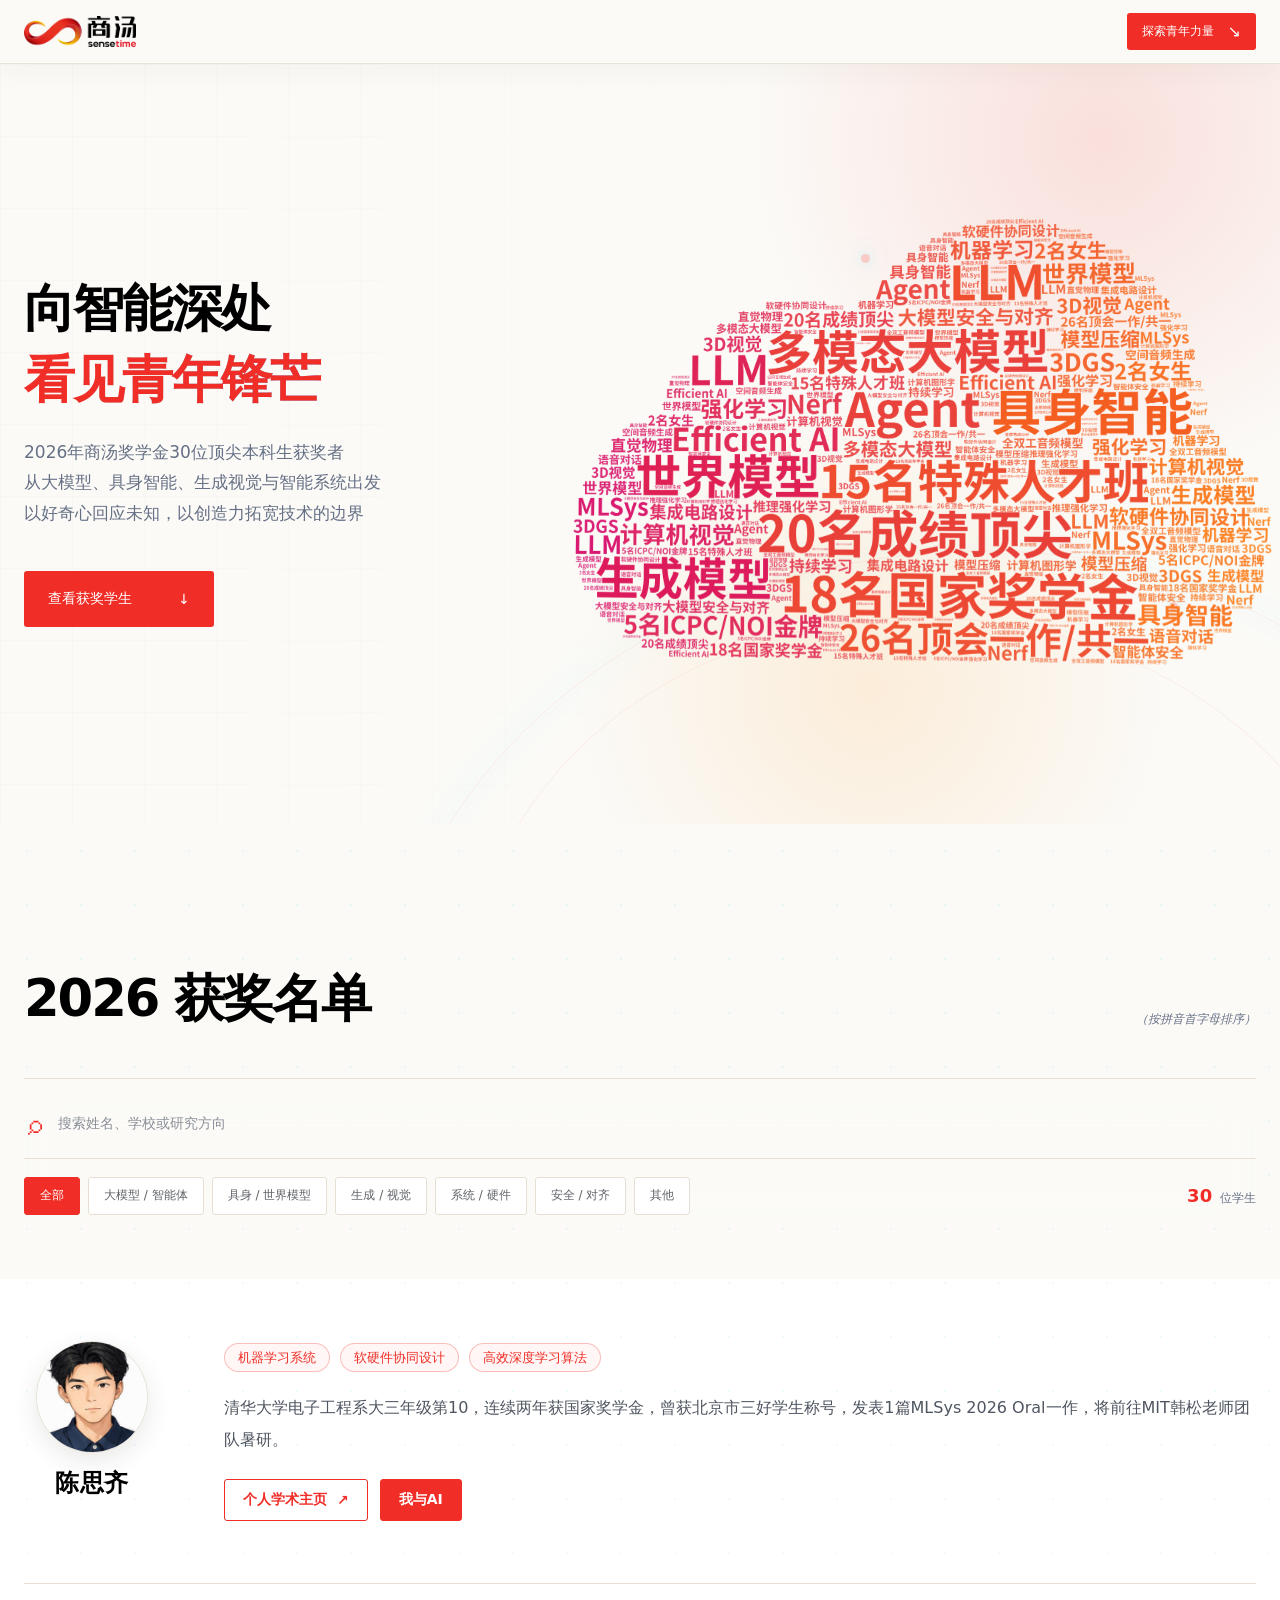
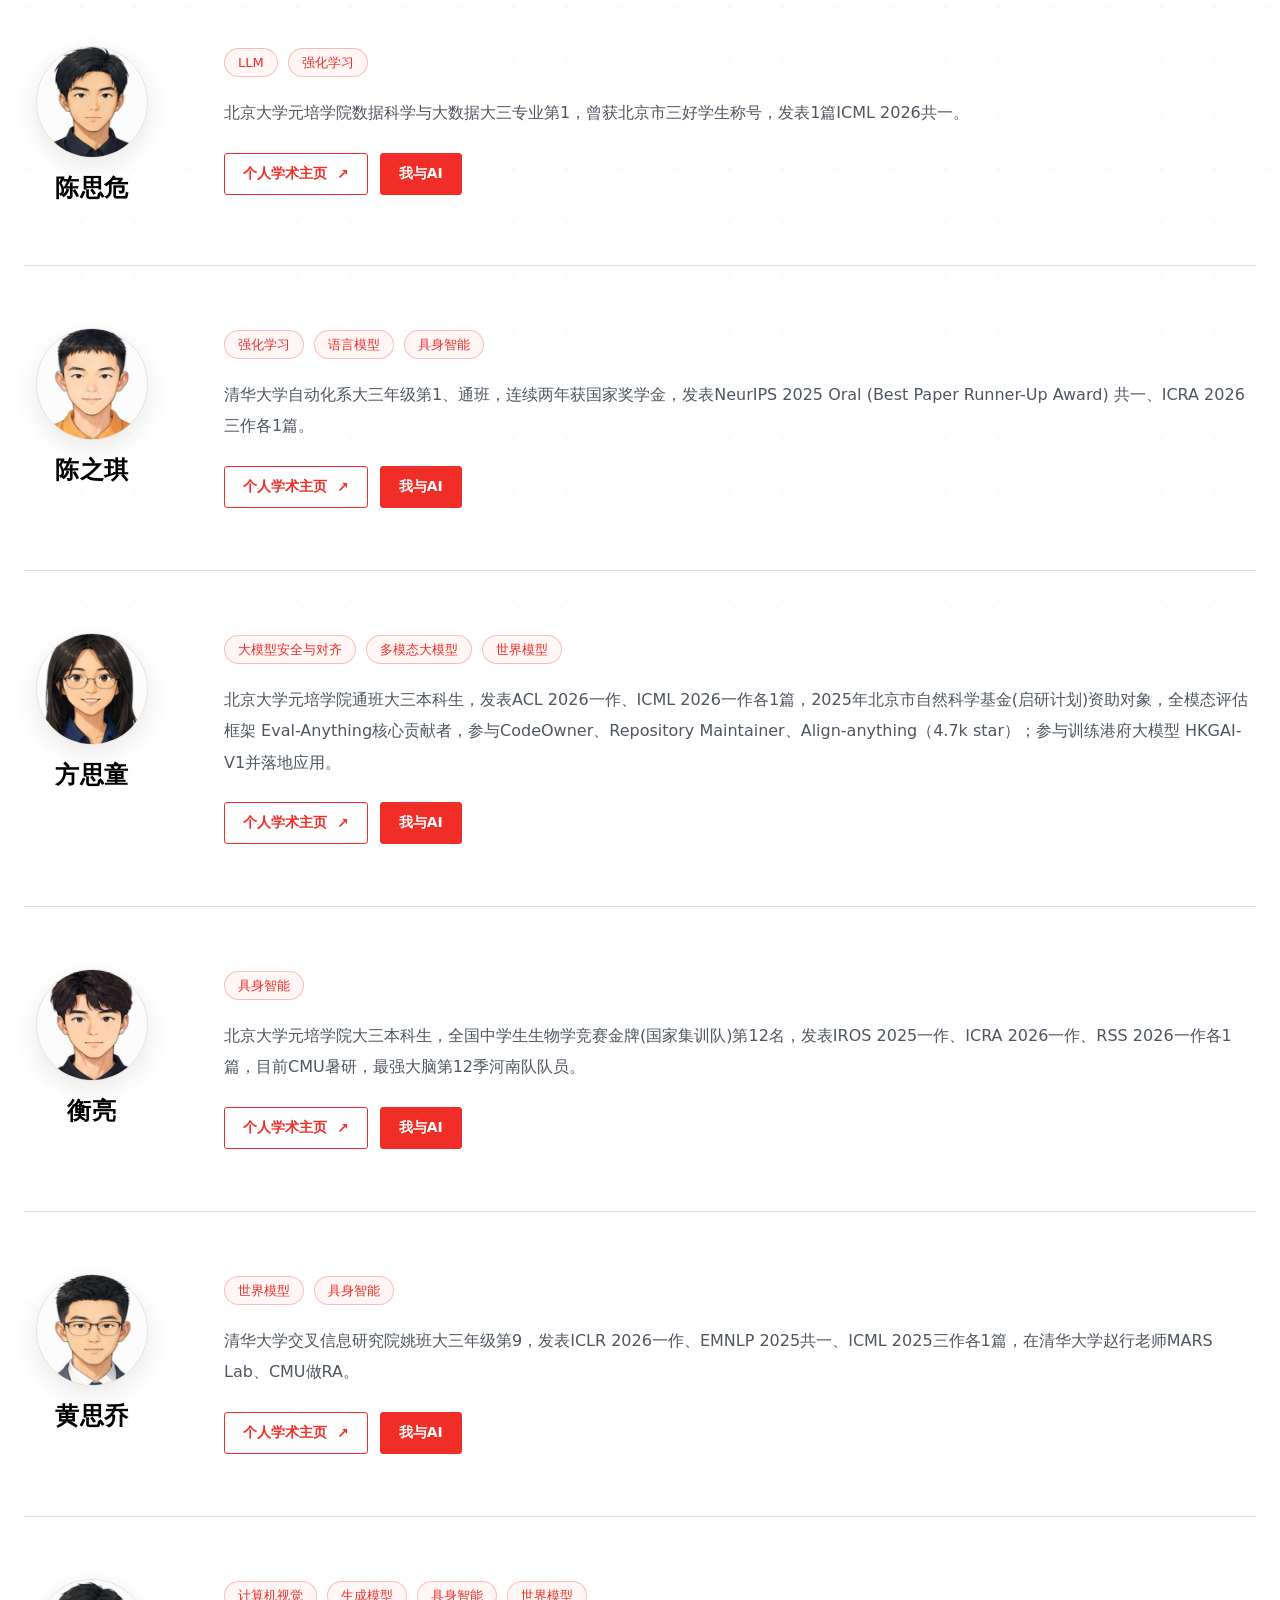
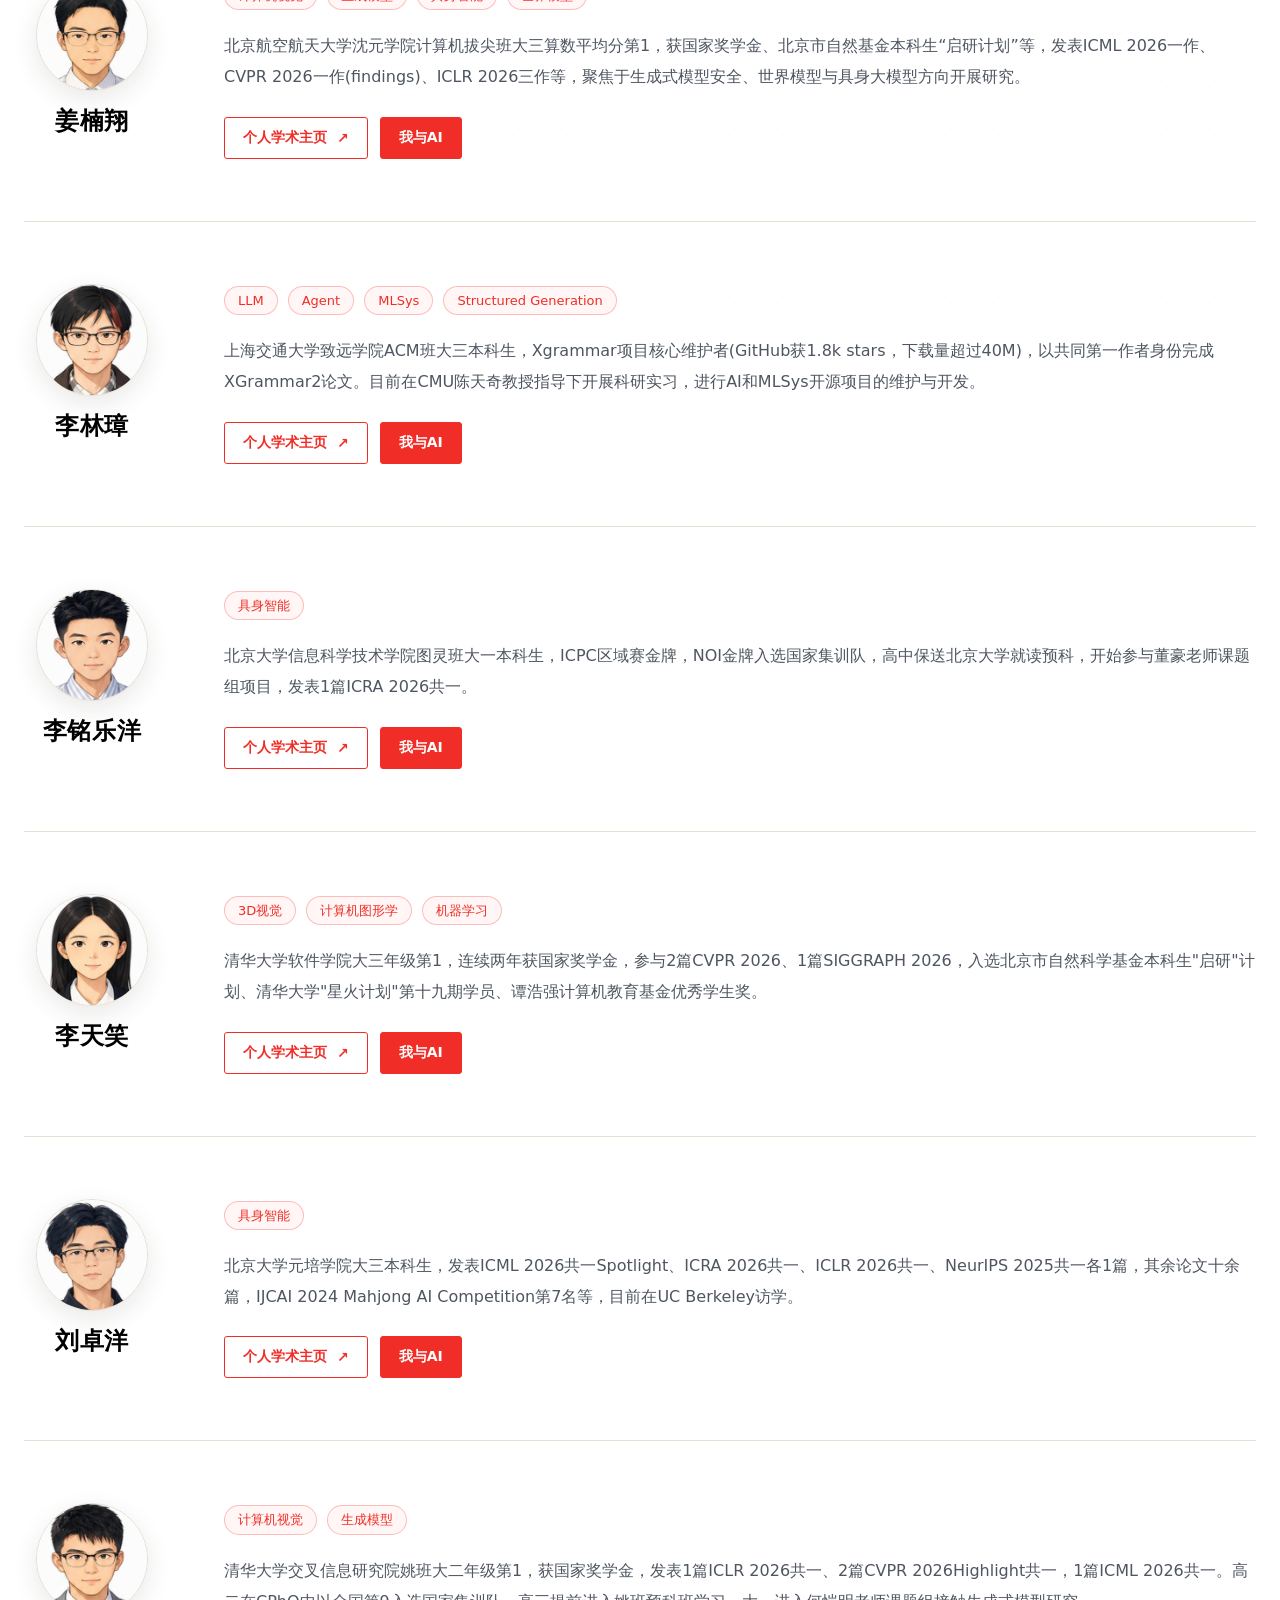
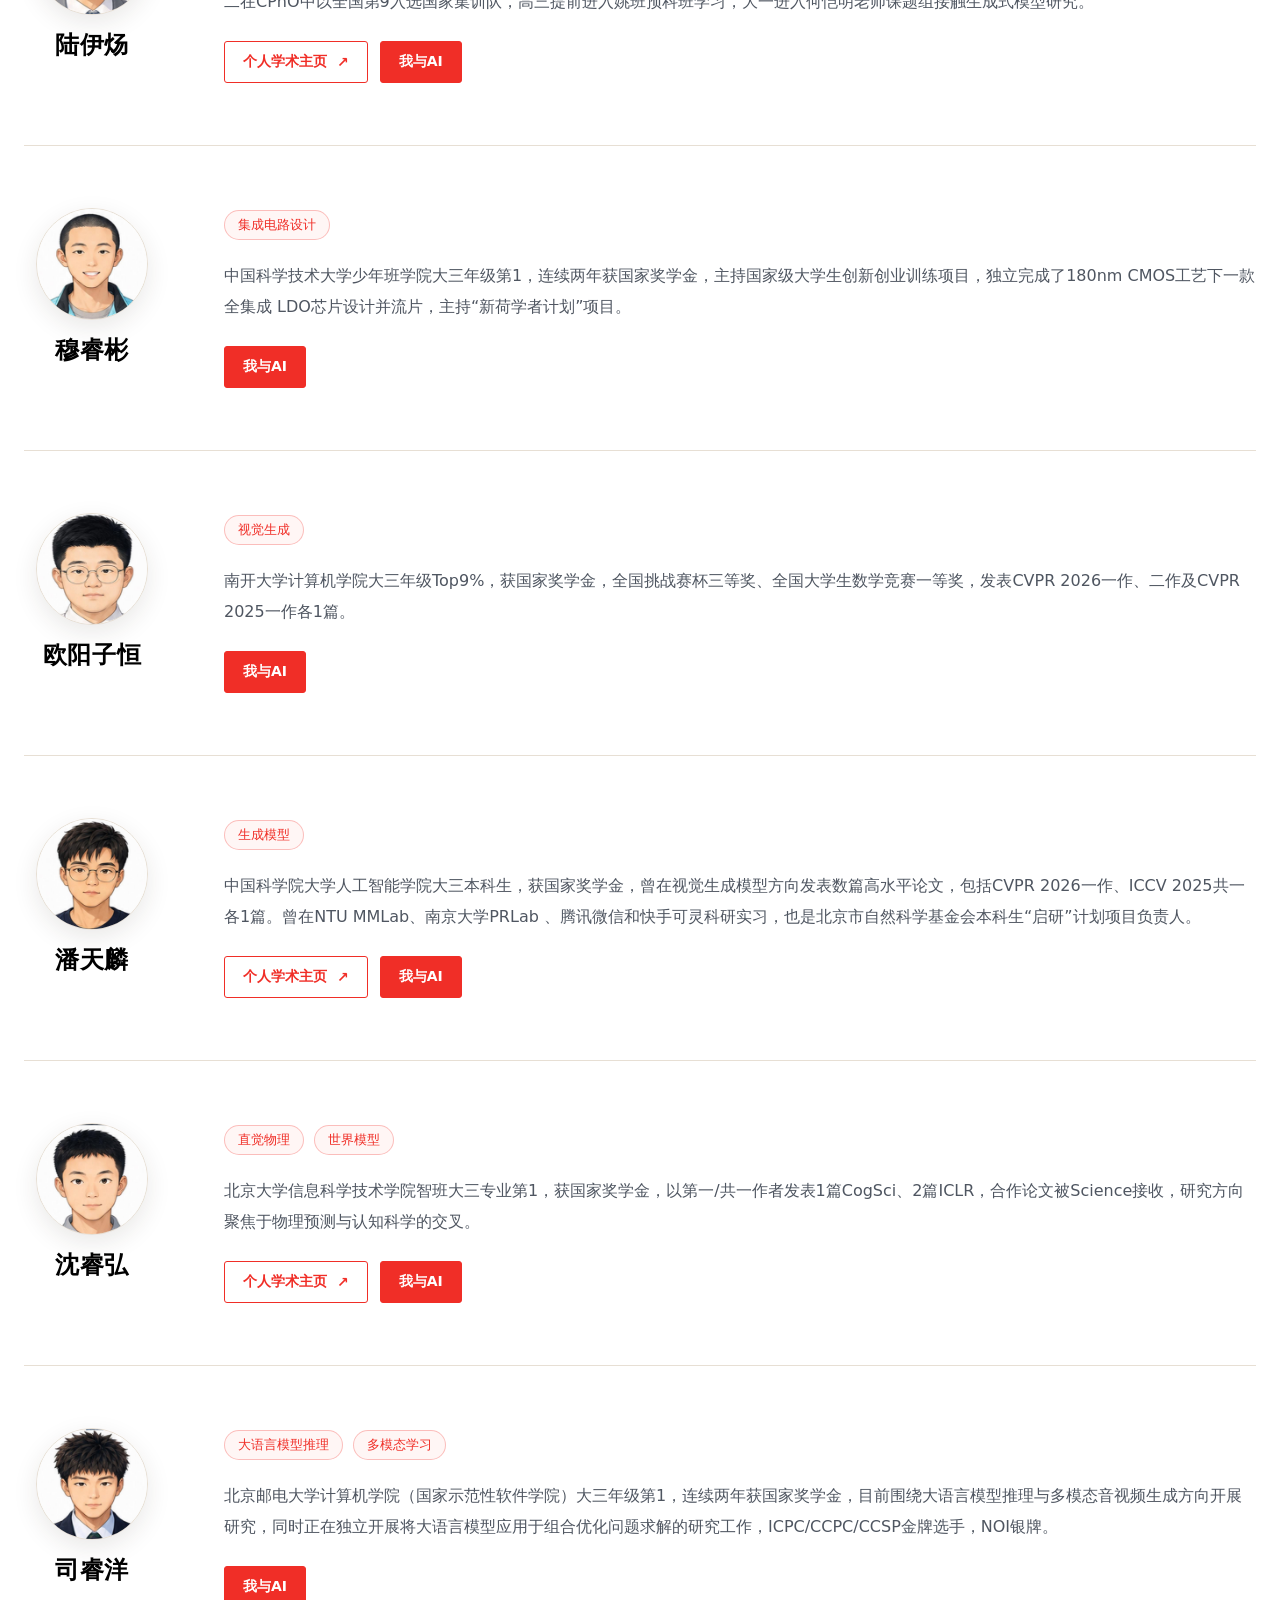
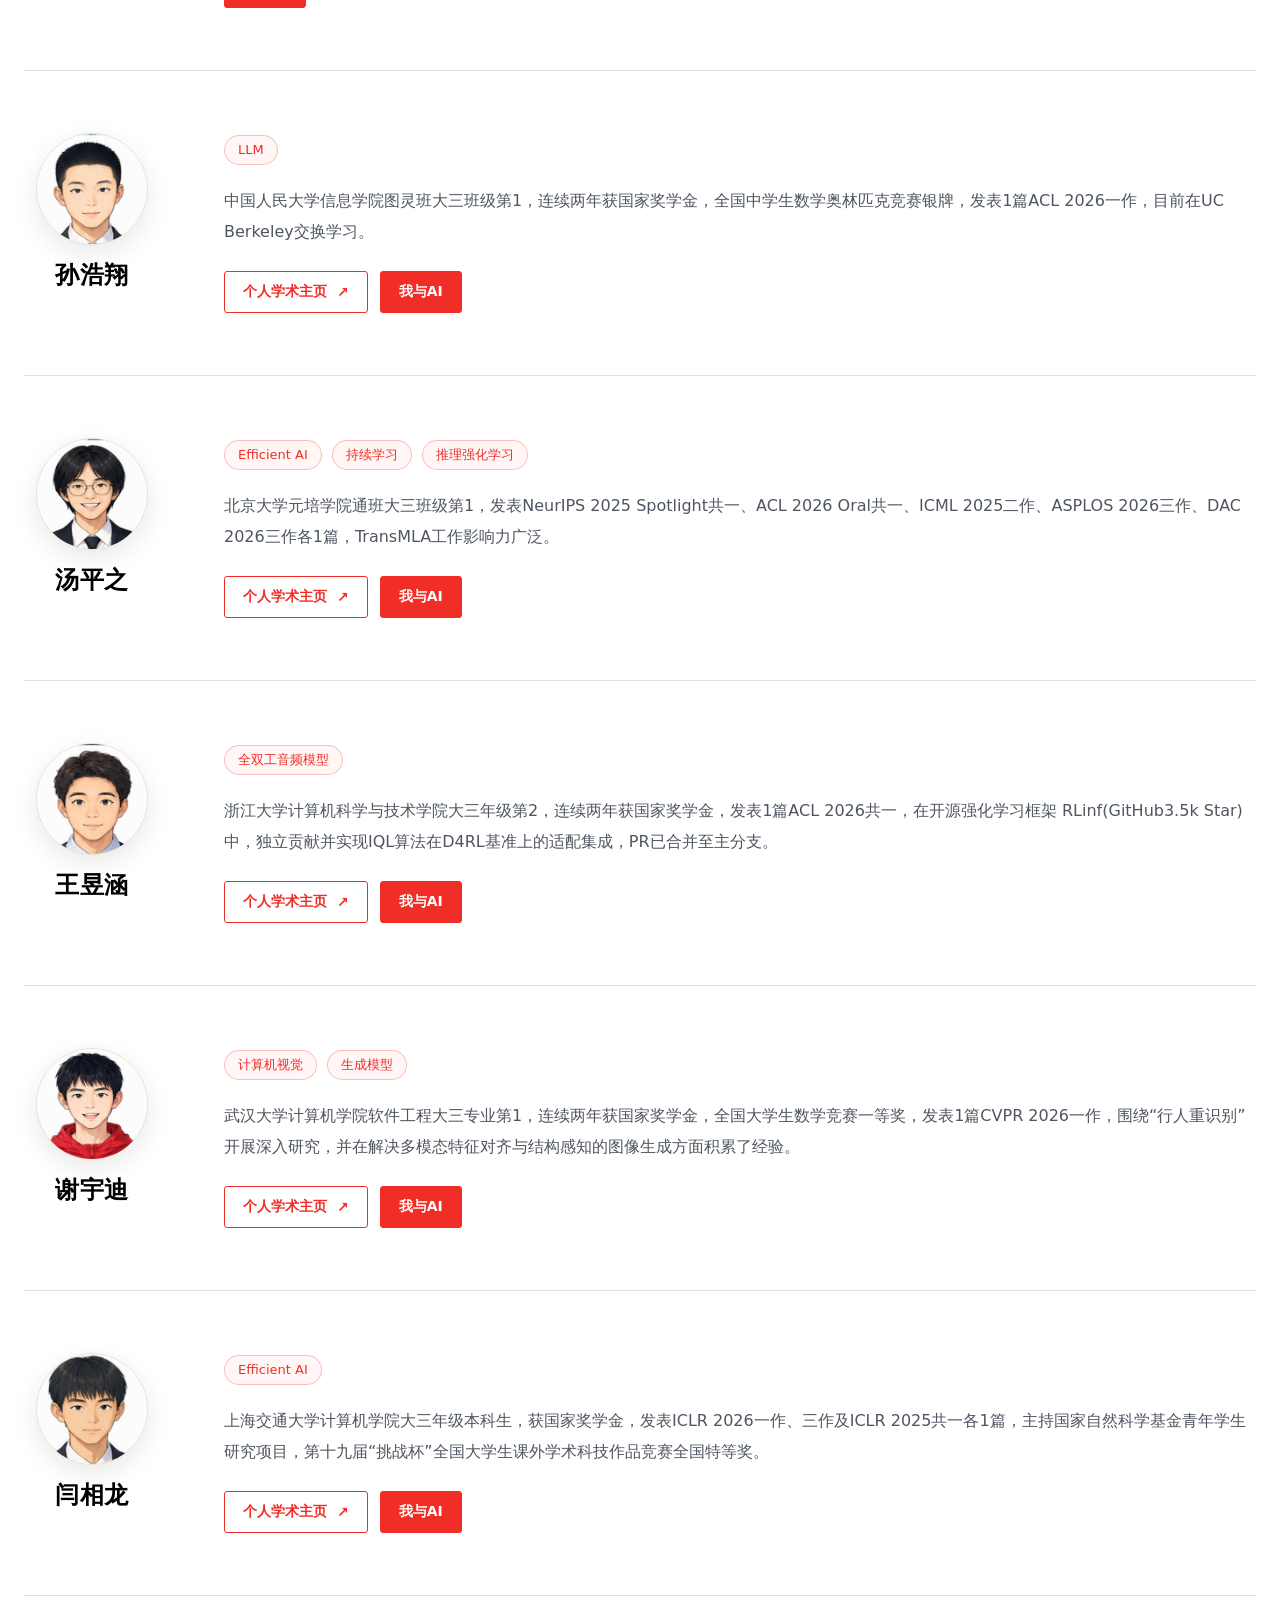
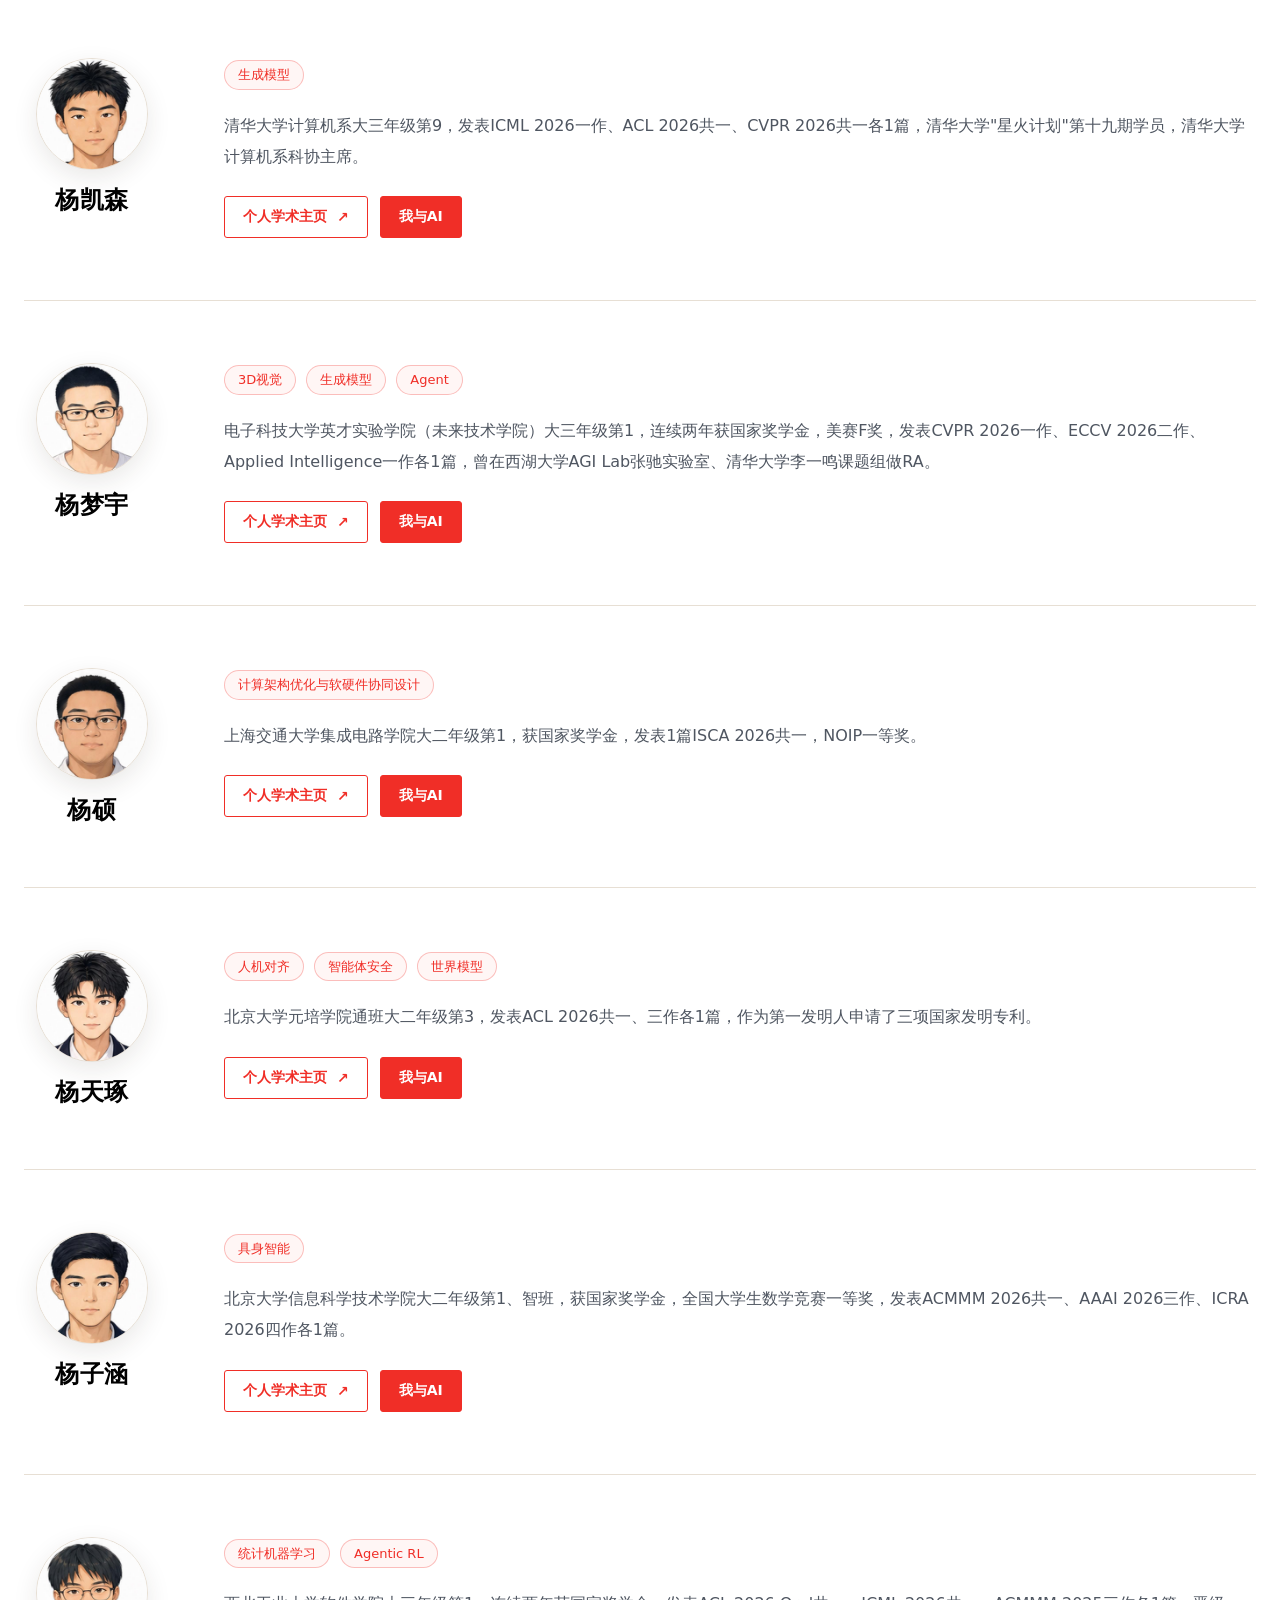
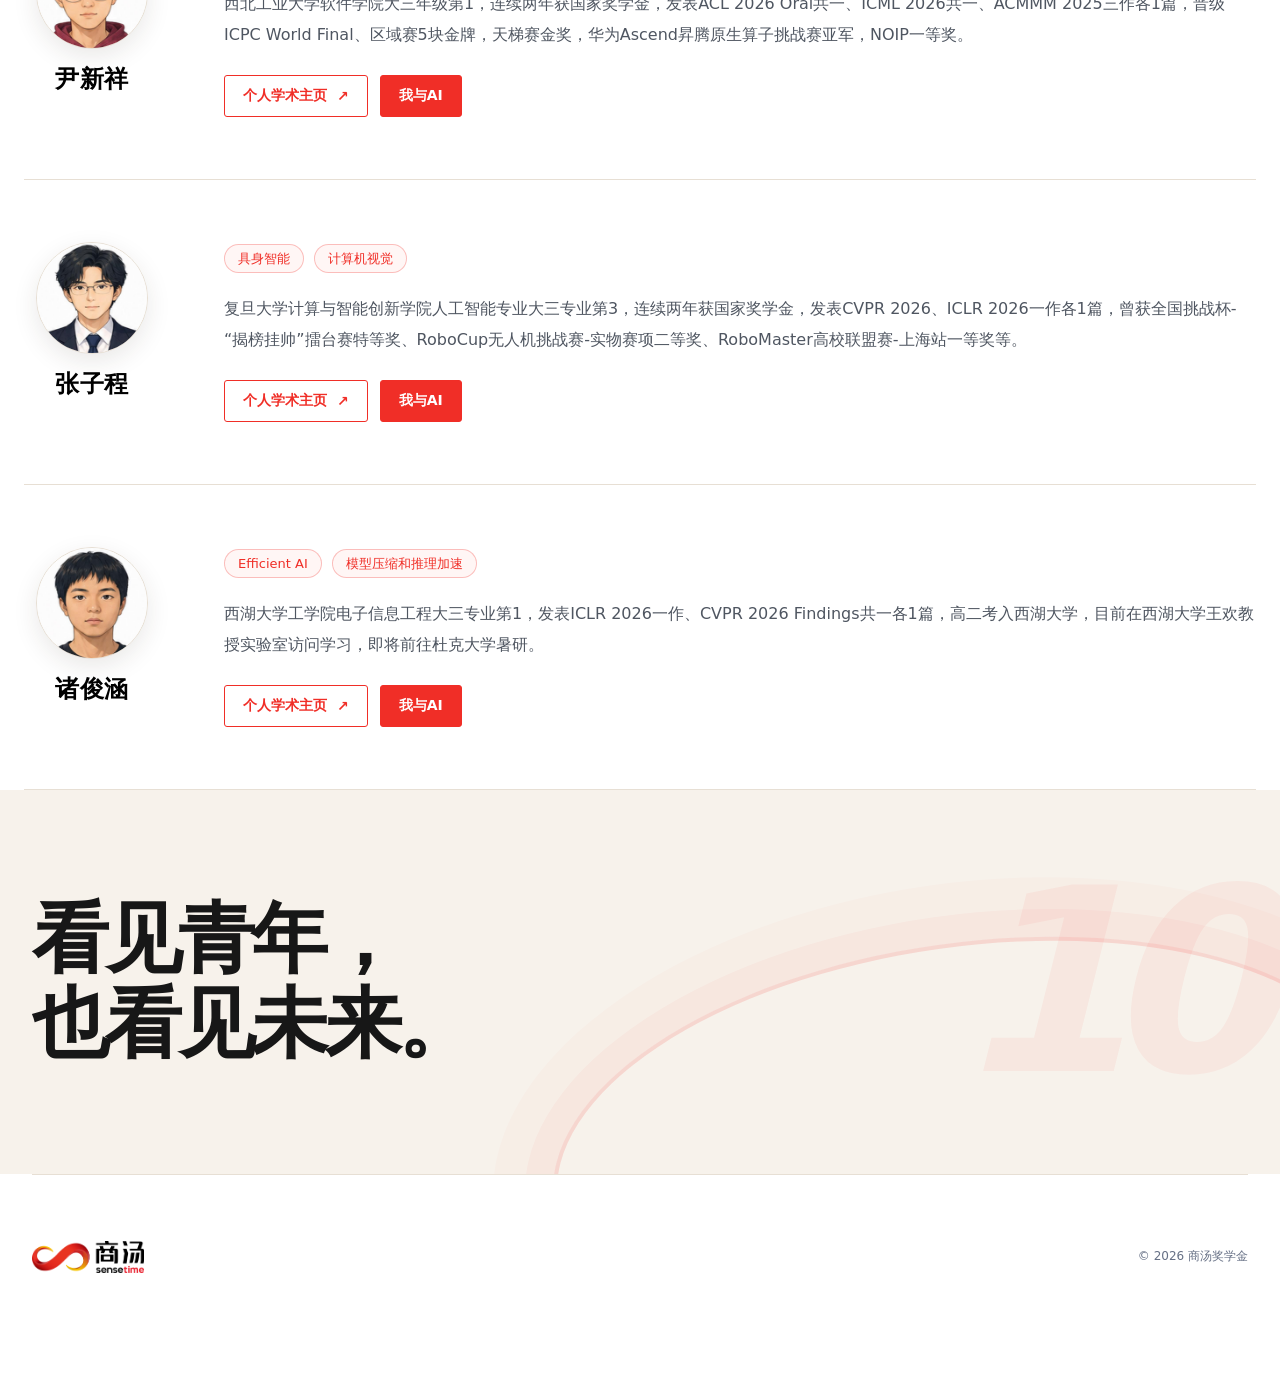
<file: index.html>
<!doctype html>
<html lang="zh-CN">
  <head>
    <meta charset="UTF-8" />
    <meta name="viewport" content="width=device-width, initial-scale=1.0" />
    <meta
      name="description"
      content="2026商汤奖学金获奖学生风采展示，记录青年人工智能研究者的探索与成果。"
    />
    <meta name="theme-color" content="#061c64" />
    <title>2026商汤奖学金 · 获奖学生</title>
    <link rel="stylesheet" href="./styles.css" />
  </head>
  <body>
    <a class="skip-link" href="#students">跳到获奖学生</a>

    <header class="site-header" id="top">
      <a class="wordmark" href="#top" aria-label="商汤，返回页面顶部">
        <img class="brand-logo" src="./assets/brand/sensetime-logo-vi.png" alt="商汤" />
      </a>
      <a class="header-action" href="#students">探索青年力量 <span aria-hidden="true">↘</span></a>
    </header>

    <main>
      <section class="hero" aria-labelledby="hero-title">
        <div class="hero-grid" aria-hidden="true"></div>
        <div class="hero-glow hero-glow-a" aria-hidden="true"></div>
        <div class="hero-glow hero-glow-b" aria-hidden="true"></div>

        <div class="hero-copy">
          <h1 id="hero-title">向智能深处<br /><em>看见青年锋芒</em></h1>
          <p class="hero-description">
            2026年商汤奖学金30位顶尖本科生获奖者<br />
            从大模型、具身智能、生成视觉与智能系统出发<br />
            以好奇心回应未知，以创造力拓宽技术的边界
          </p>
          <div class="hero-actions">
            <a class="primary-button" href="#students">查看获奖学生 <span aria-hidden="true">↓</span></a>
          </div>
        </div>

        <div class="hero-art" aria-label="2026商汤奖学金主视觉">
          <div class="hero-art-frame">
            <img src="./assets/brand/ai-word-cloud.png" alt="人工智能研究成果与研究方向词云" />
          </div>
        </div>
      </section>

      <section class="students-section" id="students" aria-labelledby="students-title">
        <div class="students-intro">
          <div class="section-heading">
            <div>
                <h2 id="students-title">2026 获奖名单</h2>
            </div>
            <p class="sorting-note">（按拼音首字母排序）</p>
          </div>

          <div class="filter-panel" aria-label="学生搜索与筛选">
            <label class="search-box">
              <span aria-hidden="true">⌕</span>
              <span class="sr-only">搜索获奖学生</span>
              <input id="search-input" type="search" placeholder="搜索姓名、学校或研究方向" autocomplete="off" />
            </label>
            <div class="filter-row">
              <div class="filter-group" id="filter-group" role="group" aria-label="按研究方向筛选">
                <button class="filter-button active" type="button" data-category="全部" aria-pressed="true">全部</button>
                <button class="filter-button" type="button" data-category="大模型/智能体" aria-pressed="false">大模型 / 智能体</button>
                <button class="filter-button" type="button" data-category="具身智能/世界模型" aria-pressed="false">具身 / 世界模型</button>
                <button class="filter-button" type="button" data-category="生成/视觉" aria-pressed="false">生成 / 视觉</button>
                <button class="filter-button" type="button" data-category="系统/硬件" aria-pressed="false">系统 / 硬件</button>
                <button class="filter-button" type="button" data-category="安全/对齐" aria-pressed="false">安全 / 对齐</button>
                <button class="filter-button" type="button" data-category="其他" aria-pressed="false">其他</button>
              </div>
              <p class="result-count"><strong id="result-count">30</strong> 位学生</p>
            </div>
          </div>
        </div>

        <div class="winner-list-shell">
          <div class="student-grid" id="student-grid" aria-live="polite"></div>
          <div class="empty-state" id="empty-state" hidden>
            <span aria-hidden="true">⌕</span>
            <strong>没有找到匹配的学生</strong>
            <p>换一个关键词或研究方向试试。</p>
            <button id="reset-filter" type="button">清除筛选</button>
          </div>
        </div>
      </section>

        <section class="closing-section">
          <div class="closing-copy">
            <h2>看见青年，<br />也看见未来。</h2>
        </div>
        <div class="closing-ten" aria-hidden="true">10</div>
        <div class="closing-orbit" aria-hidden="true"></div>
      </section>
    </main>

    <footer class="site-footer">
      <div class="footer-content">
        <div class="wordmark footer-wordmark">
          <img class="brand-logo" src="./assets/brand/sensetime-logo-vi.png" alt="商汤" />
        </div>
        <span>© 2026 商汤奖学金</span>
      </div>
    </footer>

    <dialog class="student-dialog" id="student-dialog" aria-labelledby="dialog-name">
      <button class="dialog-close" id="dialog-close" type="button" aria-label="关闭学生详情">×</button>
      <div class="dialog-photo-panel">
        <img id="dialog-photo" alt="" />
        <span class="dialog-id" id="dialog-id"></span>
        <div class="dialog-photo-glow" aria-hidden="true"></div>
      </div>
      <div class="dialog-content">
        <p class="dialog-school" id="dialog-school"></p>
        <h2 id="dialog-name"></h2>
        <p class="dialog-college" id="dialog-college"></p>
        <div class="dialog-fields" id="dialog-fields"></div>
        <p class="dialog-bio" id="dialog-bio"></p>
        <div class="dialog-links" id="dialog-links"></div>
      </div>
    </dialog>

    <script src="./students.js"></script>
    <script src="./app.js"></script>
  </body>
</html>
</file>
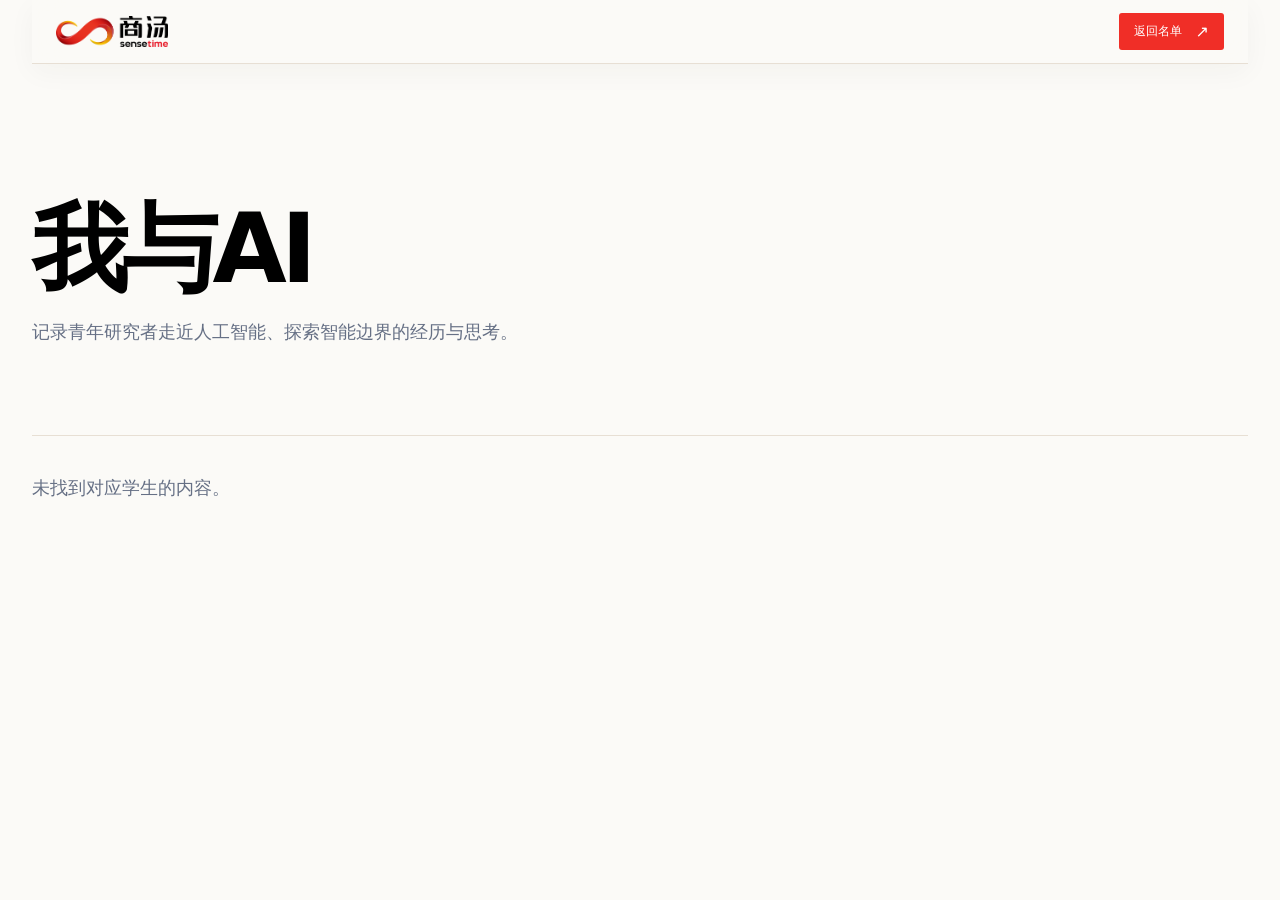
<file: award-speeches.html>
<!doctype html>
<html lang="zh-CN">
  <head>
    <meta charset="UTF-8" />
    <meta name="viewport" content="width=device-width, initial-scale=1.0" />
    <meta name="description" content="2026商汤奖学金获奖学生与人工智能的故事。" />
    <meta name="theme-color" content="#fbfaf7" />
    <title>2026商汤奖学金 · 我与AI</title>
    <link rel="stylesheet" href="./styles.css" />
  </head>
  <body class="speech-page">
    <header class="site-header speech-header" id="top">
      <a class="wordmark" href="./index.html" aria-label="返回获奖名单">
        <img class="brand-logo" src="./assets/brand/sensetime-logo-vi.png" alt="商汤" />
      </a>
      <a class="header-action" href="./index.html#students">返回名单 <span aria-hidden="true">↗</span></a>
    </header>

    <main class="speech-main">
      <section class="speech-hero" aria-labelledby="speech-title">
        <h1 id="speech-title">我与AI</h1>
        <p>记录青年研究者走近人工智能、探索智能边界的经历与思考。</p>
      </section>

      <section class="speech-list" id="speech-list" aria-label="我与AI列表"></section>
    </main>

    <script src="./students.js"></script>
    <script>
      (() => {
        const list = document.querySelector("#speech-list");
        const renderStudent = () => {
          const id = decodeURIComponent(window.location.hash.slice(1));
          const student = (window.STUDENTS || []).find((item) => item.id === id);

          if (!student) {
            const message = document.createElement("p");
            message.className = "speech-not-found";
            message.textContent = "未找到对应学生的内容。";
            list.replaceChildren(message);
            return;
          }

          document.title = `${student.name} · 我与AI · 2026商汤奖学金`;
          list.setAttribute("aria-label", `${student.name}的我与AI`);

          const item = document.createElement("article");
          item.className = "speech-item";
          item.id = student.id;
          const title = document.createElement("h2");
          title.textContent = student.name;
          const meta = document.createElement("p");
          meta.className = "speech-meta";
          meta.textContent = `${student.school}${student.college}`;
          const content = document.createElement("div");
          content.className = "speech-content";
          const paragraphs = student.speech
            ? student.speech.split(/\n\s*\n/).filter(Boolean)
            : ["内容待更新。"];
          paragraphs.forEach((text) => {
            const paragraph = document.createElement("p");
            paragraph.textContent = text;
            content.append(paragraph);
          });
          item.append(title, meta, content);
          list.replaceChildren(item);
        };

        renderStudent();
        window.addEventListener("hashchange", renderStudent);
      })();
    </script>
  </body>
</html>
</file>
<file: styles.css>
:root {
  --brand-red: #f02e27;
  --brand-red-dark: #d91f1a;
  --navy-950: #031346;
  --navy-900: #05195a;
  --navy-800: #08277d;
  --blue-700: #0c4dc8;
  --cyan-500: #0de8f3;
  --cyan-300: #70f8ff;
  --ink: #000;
  --muted: #667085;
  --paper: #fbfaf7;
  --white: #fff;
  --line: #e7dfd4;
  --shadow: 0 24px 60px rgba(64, 44, 28, 0.1);
  --max-width: 1280px;
}

* {
  box-sizing: border-box;
}

html {
  scroll-behavior: smooth;
}

body {
  margin: 0;
  color: var(--ink);
  background: var(--paper);
  font-family: "PingFang SC", "Open Sans", "Source Han Sans SC", "Microsoft YaHei", system-ui, sans-serif;
  -webkit-font-smoothing: antialiased;
}

body.dialog-open {
  overflow: hidden;
}

button,
input,
a {
  font: inherit;
}

a {
  color: inherit;
}

img {
  display: block;
  max-width: 100%;
}

button {
  color: inherit;
}

.sr-only {
  position: absolute;
  width: 1px;
  height: 1px;
  padding: 0;
  margin: -1px;
  overflow: hidden;
  clip: rect(0, 0, 0, 0);
  white-space: nowrap;
  border: 0;
}

.skip-link {
  position: fixed;
  z-index: 1000;
  top: 12px;
  left: 12px;
  padding: 10px 16px;
  border-radius: 999px;
  background: #fff;
  color: var(--navy-900);
  transform: translateY(-160%);
  transition: transform 0.2s ease;
}

.skip-link:focus {
  transform: translateY(0);
}

.site-header {
  position: absolute;
  z-index: 20;
  top: 0;
  left: 50%;
  display: flex;
  width: min(calc(100% - 64px), var(--max-width));
  min-height: 98px;
  align-items: center;
  justify-content: space-between;
  border-bottom: 1px solid rgba(255, 255, 255, 0.15);
  color: #fff;
  transform: translateX(-50%);
}

.wordmark {
  display: inline-flex;
  align-items: center;
  text-decoration: none;
}

.brand-logo {
  display: block;
  width: 165px;
  height: 68px;
  object-fit: contain;
}

.brand-text {
  display: inline-flex;
  align-items: center;
  color: currentColor;
  font-size: 28px;
  font-weight: 800;
  letter-spacing: 0.02em;
}

.site-nav {
  display: flex;
  gap: 42px;
}

.site-nav a,
.header-action {
  position: relative;
  color: rgba(255, 255, 255, 0.74);
  font-size: 14px;
  text-decoration: none;
  transition: color 0.2s ease;
}

.site-nav a::after {
  position: absolute;
  right: 0;
  bottom: -10px;
  left: 0;
  height: 1px;
  background: var(--cyan-500);
  content: "";
  transform: scaleX(0);
  transition: transform 0.2s ease;
}

.site-nav a:hover,
.site-nav a:focus-visible,
.header-action:hover,
.header-action:focus-visible {
  color: #fff;
}

.site-nav a:hover::after,
.site-nav a:focus-visible::after {
  transform: scaleX(1);
}

.header-action {
  display: inline-flex;
  align-items: center;
  gap: 20px;
  padding: 12px 0 12px 20px;
  border-left: 1px solid rgba(255, 255, 255, 0.18);
}

.header-action span {
  color: var(--cyan-300);
  font-size: 20px;
}

.hero {
  position: relative;
  display: grid;
  min-height: 820px;
  grid-template-columns: minmax(0, 860px);
  align-items: center;
  gap: clamp(40px, 6vw, 100px);
  overflow: hidden;
  padding: 155px max(32px, calc((100vw - var(--max-width)) / 2)) 120px;
  color: #fff;
  background:
    radial-gradient(circle at 55% 50%, rgba(0, 112, 255, 0.33), transparent 34%),
    linear-gradient(135deg, #031145 0%, #06246f 55%, #041959 100%);
}

.hero::before,
.hero::after {
  position: absolute;
  border: 1px solid rgba(34, 234, 255, 0.18);
  border-radius: 50%;
  content: "";
  pointer-events: none;
}

.hero::before {
  right: -18vw;
  bottom: -51vw;
  width: 88vw;
  height: 72vw;
  box-shadow: 0 0 50px rgba(0, 229, 255, 0.08), inset 0 0 45px rgba(0, 229, 255, 0.06);
  transform: rotate(-9deg);
}

.hero::after {
  right: -7vw;
  bottom: -42vw;
  width: 70vw;
  height: 58vw;
  border-color: rgba(88, 110, 255, 0.22);
}

.hero-grid {
  position: absolute;
  inset: 0;
  opacity: 0.13;
  background-image:
    linear-gradient(rgba(44, 139, 255, 0.5) 1px, transparent 1px),
    linear-gradient(90deg, rgba(44, 139, 255, 0.5) 1px, transparent 1px);
  background-size: 72px 72px;
  mask-image: linear-gradient(to right, #000, transparent 70%);
}

.hero-glow {
  position: absolute;
  width: 9px;
  height: 9px;
  border-radius: 50%;
  background: #a6ffff;
  box-shadow: 0 0 10px #15f4ff, 0 0 28px #00bfff, 0 0 55px #2172ff;
  animation: pulse 3s ease-in-out infinite;
}

.hero-glow-a {
  top: 25%;
  right: 32%;
}

.hero-glow-b {
  right: 8%;
  bottom: 28%;
  animation-delay: -1.4s;
}

.hero-copy,
.hero-art {
  position: relative;
  z-index: 2;
}

.eyebrow {
  display: flex;
  align-items: center;
  gap: 12px;
  margin: 0 0 25px;
  color: var(--cyan-300);
  font-size: 12px;
  font-weight: 700;
  letter-spacing: 0.19em;
}

.eyebrow span {
  width: 30px;
  height: 1px;
  background: currentColor;
}

.hero h1 {
  max-width: 580px;
  margin: 0;
  font-size: clamp(52px, 5vw, 82px);
  line-height: 1.07;
  letter-spacing: -0.06em;
}

.hero h1 em,
.about-heading h2 em {
  color: transparent;
  background: linear-gradient(100deg, #fff 3%, #9efaff 48%, #71a9ff 95%);
  background-clip: text;
  font-style: normal;
  -webkit-background-clip: text;
}

.hero-description {
  max-width: 540px;
  margin: 28px 0 0;
  color: rgba(224, 236, 255, 0.7);
  font-size: 17px;
  line-height: 1.9;
}

.hero-actions {
  display: flex;
  align-items: center;
  gap: 32px;
  margin-top: 42px;
}

.primary-button {
  display: inline-flex;
  min-width: 190px;
  min-height: 56px;
  align-items: center;
  justify-content: space-between;
  gap: 22px;
  padding: 0 24px;
  border: 1px solid rgba(125, 250, 255, 0.55);
  border-radius: 4px;
  color: #fff;
  background: linear-gradient(110deg, rgba(1, 213, 240, 0.21), rgba(32, 90, 230, 0.12));
  box-shadow: inset 0 0 30px rgba(34, 225, 255, 0.08);
  font-size: 14px;
  text-decoration: none;
  transition: border-color 0.2s ease, background 0.2s ease, transform 0.2s ease;
}

.primary-button:hover,
.primary-button:focus-visible {
  border-color: var(--cyan-300);
  background: linear-gradient(110deg, rgba(1, 213, 240, 0.34), rgba(32, 90, 230, 0.2));
  transform: translateY(-2px);
}

.hero-mini-stat {
  display: grid;
  grid-template-columns: auto 1fr;
  align-items: center;
  gap: 9px;
}

.hero-mini-stat strong {
  font-size: 34px;
  font-weight: 300;
}

.hero-mini-stat span {
  max-width: 42px;
  color: rgba(255, 255, 255, 0.5);
  font-size: 11px;
  line-height: 1.35;
}

.hero-art {
  align-self: center;
  perspective: 1000px;
}

.hero-art-frame {
  position: relative;
  overflow: hidden;
  border: 1px solid rgba(150, 230, 255, 0.35);
  border-radius: 5px;
  box-shadow: 0 38px 100px rgba(0, 2, 40, 0.46), 0 0 65px rgba(0, 194, 255, 0.18);
  transform: rotateY(-4deg) rotateX(1.5deg);
  transform-origin: left center;
}

.hero-art-frame::after {
  position: absolute;
  inset: 0;
  background: linear-gradient(118deg, rgba(255, 255, 255, 0.08), transparent 30%, transparent 70%, rgba(66, 242, 255, 0.08));
  content: "";
}

.hero-art-frame img {
  width: 100%;
  aspect-ratio: 16 / 9;
  object-fit: cover;
}

.art-caption {
  position: absolute;
  right: 0;
  bottom: -34px;
  color: rgba(139, 233, 255, 0.66);
  font-size: 10px;
  letter-spacing: 0.3em;
}

.art-index {
  position: absolute;
  top: -50px;
  right: -6px;
  color: rgba(255, 255, 255, 0.13);
  font-size: 68px;
  font-weight: 200;
}

.scroll-cue {
  position: absolute;
  z-index: 3;
  bottom: 42px;
  left: max(32px, calc((100vw - var(--max-width)) / 2));
  display: inline-flex;
  align-items: center;
  gap: 16px;
  color: rgba(255, 255, 255, 0.4);
  font-size: 9px;
  letter-spacing: 0.22em;
  text-decoration: none;
}

.scroll-cue i {
  display: block;
  width: 42px;
  height: 1px;
  background: currentColor;
}

.about-section {
  position: relative;
  padding: 120px max(32px, calc((100vw - var(--max-width)) / 2));
  overflow: hidden;
  background:
    radial-gradient(circle at 93% 15%, rgba(19, 210, 245, 0.1), transparent 24%),
    #f6f9ff;
}

.about-section::after {
  position: absolute;
  top: 20%;
  right: -100px;
  width: 360px;
  height: 360px;
  border: 1px solid rgba(15, 119, 230, 0.1);
  border-radius: 50%;
  box-shadow: 0 0 0 42px rgba(17, 111, 229, 0.025), 0 0 0 84px rgba(17, 111, 229, 0.018);
  content: "";
}

.section-kicker {
  display: flex;
  align-items: center;
  gap: 12px;
  color: #5572a9;
  font-size: 10px;
  font-weight: 700;
  letter-spacing: 0.2em;
}

.section-kicker span {
  display: grid;
  width: 30px;
  height: 30px;
  place-items: center;
  border: 1px solid currentColor;
  border-radius: 50%;
  font-size: 9px;
  letter-spacing: 0;
}

.about-layout {
  position: relative;
  z-index: 1;
  display: grid;
  grid-template-columns: minmax(0, 1fr) minmax(380px, 0.9fr);
  align-items: end;
  gap: clamp(70px, 12vw, 180px);
  margin-top: 58px;
}

.about-heading > p {
  margin: 0 0 12px;
  color: #5970a2;
  font-size: 17px;
  letter-spacing: 0.16em;
}

.about-heading h2 {
  margin: 0;
  color: #091c4c;
  font-size: clamp(48px, 5vw, 76px);
  line-height: 1.1;
  letter-spacing: -0.06em;
}

.about-heading h2 em {
  background-image: linear-gradient(100deg, #0a2a75 5%, #0c6bc5 52%, #12c4cf 100%);
}

.about-content > p {
  margin: 0;
  color: #52678e;
  font-size: 16px;
  line-height: 2;
}

.metric-grid {
  display: grid;
  grid-template-columns: repeat(3, 1fr);
  gap: 8px;
  margin-top: 42px;
  padding-top: 30px;
  border-top: 1px solid var(--line);
}

.metric-grid div {
  display: grid;
  gap: 5px;
}

.metric-grid strong {
  color: #0a367f;
  font-size: clamp(28px, 3vw, 42px);
  font-weight: 400;
}

.metric-grid span {
  color: #8090ae;
  font-size: 12px;
}

.students-section {
  position: relative;
  padding: 120px max(32px, calc((100vw - var(--max-width)) / 2)) 140px;
  color: #fff;
  background:
    linear-gradient(180deg, rgba(6, 26, 91, 0) 60%, rgba(0, 94, 196, 0.12)),
    var(--navy-950);
}

.students-section::before {
  position: absolute;
  inset: 0;
  opacity: 0.2;
  background-image: radial-gradient(circle, rgba(84, 204, 255, 0.6) 1px, transparent 1.5px);
  background-size: 54px 54px;
  content: "";
  mask-image: linear-gradient(to bottom, #000, transparent 38%);
}

.section-heading,
.filter-panel,
.student-grid,
.empty-state {
  position: relative;
  z-index: 1;
}

.section-heading {
  display: flex;
  align-items: end;
  justify-content: space-between;
  gap: 30px;
}

.section-kicker-light {
  color: #58d7f2;
}

.section-heading h2 {
  margin: 24px 0 0;
  font-size: clamp(48px, 6vw, 76px);
  letter-spacing: -0.06em;
}

.section-heading > p {
  margin: 0 0 8px;
  color: rgba(218, 233, 255, 0.57);
  font-size: 15px;
  line-height: 1.9;
  text-align: right;
}

.filter-panel {
  margin-top: 58px;
  padding: 22px;
  border: 1px solid rgba(133, 206, 255, 0.16);
  border-radius: 8px;
  background: rgba(13, 45, 118, 0.48);
  box-shadow: inset 0 0 40px rgba(31, 154, 255, 0.05);
  backdrop-filter: blur(14px);
}


.search-box {
  display: flex;
  align-items: center;
  gap: 14px;
  padding: 0 4px 18px;
  border-bottom: 1px solid rgba(255, 255, 255, 0.12);
}

.search-box > span:first-child {
  color: var(--cyan-300);
  font-size: 28px;
}

.search-box input {
  width: 100%;
  border: 0;
  outline: none;
  color: #fff;
  background: transparent;
  font-size: 17px;
}

.search-box input::placeholder {
  color: rgba(255, 255, 255, 0.36);
}

.filter-row {
  display: flex;
  align-items: center;
  justify-content: space-between;
  gap: 22px;
  padding-top: 18px;
}

.filter-group {
  display: flex;
  flex-wrap: wrap;
  gap: 8px;
}

.filter-button {
  min-height: 38px;
  padding: 0 15px;
  border: 1px solid transparent;
  border-radius: 999px;
  color: rgba(227, 238, 255, 0.56);
  background: transparent;
  cursor: pointer;
  font-size: 12px;
  transition: color 0.2s ease, border-color 0.2s ease, background 0.2s ease;
}

.filter-button:hover,
.filter-button:focus-visible,
.filter-button.active {
  border-color: rgba(85, 237, 255, 0.5);
  color: #fff;
  background: rgba(32, 202, 238, 0.11);
}

.result-count {
  flex: 0 0 auto;
  margin: 0;
  color: rgba(255, 255, 255, 0.48);
  font-size: 12px;
}

.result-count strong {
  margin-right: 4px;
  color: var(--cyan-300);
  font-size: 18px;
}

.student-grid {
  display: grid;
  grid-template-columns: repeat(5, minmax(0, 1fr));
  gap: 18px;
  margin-top: 44px;
}

.student-card {
  position: relative;
  min-width: 0;
  overflow: hidden;
  padding: 0;
  border: 1px solid rgba(144, 198, 255, 0.14);
  border-radius: 6px;
  color: #fff;
  background: #0b286f;
  box-shadow: 0 18px 55px rgba(0, 0, 25, 0.18);
  cursor: pointer;
  text-align: left;
  transition: transform 0.25s ease, border-color 0.25s ease, box-shadow 0.25s ease;
}

.student-card::after {
  position: absolute;
  right: -36px;
  bottom: -36px;
  width: 90px;
  height: 90px;
  border: 1px solid rgba(51, 234, 255, 0.26);
  border-radius: 50%;
  content: "";
  transition: transform 0.3s ease;
}

.student-card:hover,
.student-card:focus-visible {
  border-color: rgba(97, 237, 255, 0.48);
  box-shadow: 0 26px 70px rgba(0, 8, 50, 0.38), 0 0 24px rgba(4, 203, 255, 0.08);
  outline: none;
  transform: translateY(-6px);
}

.student-card:hover::after,
.student-card:focus-visible::after {
  transform: scale(1.45);
}

.card-photo {
  position: relative;
  overflow: hidden;
  aspect-ratio: 295 / 370;
  background: #fff;
}

.card-photo img {
  width: 100%;
  height: 100%;
  object-fit: cover;
  object-position: center top;
  transition: transform 0.4s ease;
}

.student-card:hover .card-photo img,
.student-card:focus-visible .card-photo img {
  transform: scale(1.025);
}

.card-photo::after {
  position: absolute;
  right: 0;
  bottom: 0;
  left: 0;
  height: 40%;
  background: linear-gradient(to top, rgba(4, 24, 78, 0.26), transparent);
  content: "";
}

.card-id {
  position: absolute;
  z-index: 2;
  right: 12px;
  bottom: 10px;
  padding: 5px 8px;
  border: 1px solid rgba(255, 255, 255, 0.36);
  border-radius: 2px;
  color: rgba(255, 255, 255, 0.92);
  background: rgba(2, 22, 72, 0.4);
  font-size: 9px;
  letter-spacing: 0.08em;
  backdrop-filter: blur(6px);
}

.card-content {
  position: relative;
  z-index: 1;
  min-height: 154px;
  padding: 18px 17px 20px;
  background: linear-gradient(135deg, #0a2e82, #071f63);
}

.card-school {
  margin: 0;
  color: #63eaf4;
  font-size: 11px;
  letter-spacing: 0.08em;
}

.card-title-row {
  display: flex;
  align-items: center;
  justify-content: space-between;
  gap: 16px;
  margin-top: 9px;
}

.card-name {
  display: block;
  margin: 0;
  font-size: 23px;
  font-weight: 700;
  letter-spacing: 0.04em;
}

.card-arrow {
  color: rgba(105, 240, 255, 0.8);
  font-size: 21px;
}

.card-field {
  display: -webkit-box;
  margin: 14px 0 0;
  overflow: hidden;
  color: rgba(223, 235, 255, 0.55);
  font-size: 12px;
  line-height: 1.65;
  -webkit-box-orient: vertical;
  -webkit-line-clamp: 2;
}

.empty-state {
  display: grid;
  min-height: 360px;
  place-items: center;
  align-content: center;
  gap: 10px;
  margin-top: 44px;
  border: 1px dashed rgba(120, 210, 255, 0.28);
  border-radius: 8px;
  color: rgba(255, 255, 255, 0.55);
  text-align: center;
}

.empty-state[hidden] {
  display: none;
}

.empty-state > span {
  color: var(--cyan-300);
  font-size: 48px;
}

.empty-state strong {
  color: #fff;
  font-size: 20px;
}

.empty-state p {
  margin: 0;
  font-size: 13px;
}

.empty-state button {
  margin-top: 12px;
  padding: 10px 18px;
  border: 1px solid rgba(90, 232, 255, 0.45);
  border-radius: 999px;
  color: #fff;
  background: rgba(17, 177, 220, 0.12);
  cursor: pointer;
}

.closing-section {
  position: relative;
  display: flex;
  min-height: 430px;
  align-items: center;
  justify-content: space-between;
  overflow: hidden;
  padding: 90px max(32px, calc((100vw - var(--max-width)) / 2));
  color: #fff;
  background: linear-gradient(105deg, #073b9d, #065dce 55%, #0a89ce);
}

.closing-section::before {
  position: absolute;
  inset: 0;
  opacity: 0.2;
  background: url("./assets/brand/footer-ribbon.jpg") center / cover no-repeat;
  content: "";
  mix-blend-mode: screen;
}

.closing-copy {
  position: relative;
  z-index: 2;
}

.closing-copy h2 {
  margin: 0;
  font-size: clamp(52px, 6vw, 82px);
  line-height: 1.1;
  letter-spacing: -0.05em;
}

.closing-ten {
  position: relative;
  z-index: 1;
  color: rgba(255, 255, 255, 0.94);
  font-size: clamp(150px, 20vw, 290px);
  font-weight: 900;
  font-style: italic;
  line-height: 0.8;
  letter-spacing: -0.12em;
  text-shadow: 0 0 20px #fff, 0 0 55px rgba(87, 235, 255, 0.85), 12px 14px 0 rgba(0, 49, 148, 0.28);
}

.closing-orbit {
  position: absolute;
  right: -8%;
  bottom: -45%;
  width: 65%;
  height: 105%;
  border: 4px solid rgba(87, 244, 255, 0.45);
  border-radius: 50%;
  box-shadow: 0 0 35px #09e4fa, 0 0 0 28px rgba(48, 135, 255, 0.12), 0 0 0 60px rgba(94, 51, 255, 0.08);
  transform: rotate(-8deg);
}

.site-footer {
  position: relative;
  min-height: 200px;
  padding: 0 max(32px, calc((100vw - var(--max-width)) / 2));
  color: #fff;
  background: #03195c url("./assets/brand/footer-ribbon.jpg") center / cover no-repeat;
}

.site-footer::before {
  position: absolute;
  inset: 0;
  background: rgba(2, 16, 65, 0.42);
  content: "";
}

.footer-content {
  position: relative;
  z-index: 1;
  display: grid;
  min-height: 200px;
  grid-template-columns: 1fr auto;
  align-items: center;
  gap: 28px;
}

.footer-content > p,
.footer-content > span {
  color: rgba(255, 255, 255, 0.52);
  font-size: 12px;
}

.footer-content > span {
  justify-self: end;
}

.student-dialog {
  width: min(980px, calc(100% - 48px));
  max-height: min(760px, calc(100vh - 48px));
  padding: 0;
  overflow: hidden;
  border: 1px solid rgba(126, 217, 255, 0.28);
  border-radius: 10px;
  color: #fff;
  background: #061d5d;
  box-shadow: 0 40px 140px rgba(0, 3, 35, 0.62), 0 0 70px rgba(0, 187, 255, 0.11);
}

.student-dialog[open] {
  display: grid;
  grid-template-columns: minmax(300px, 0.85fr) minmax(0, 1.35fr);
}

.student-dialog::backdrop {
  background: rgba(0, 8, 38, 0.78);
  backdrop-filter: blur(10px);
}

.dialog-close {
  position: absolute;
  z-index: 5;
  top: 18px;
  right: 18px;
  display: grid;
  width: 40px;
  height: 40px;
  place-items: center;
  border: 1px solid rgba(255, 255, 255, 0.2);
  border-radius: 50%;
  color: #fff;
  background: rgba(2, 16, 60, 0.45);
  cursor: pointer;
  font-size: 26px;
  line-height: 1;
  transition: background 0.2s ease, transform 0.2s ease;
}

.dialog-close:hover,
.dialog-close:focus-visible {
  background: rgba(14, 206, 232, 0.24);
  outline: 2px solid rgba(80, 240, 255, 0.5);
  transform: rotate(6deg);
}

.dialog-photo-panel {
  position: relative;
  min-height: 640px;
  overflow: hidden;
  background: #fff;
}

.dialog-photo-panel img {
  width: 100%;
  height: 100%;
  object-fit: cover;
  object-position: center top;
}

.dialog-photo-panel::after {
  position: absolute;
  inset: 42% 0 0;
  background: linear-gradient(to top, rgba(1, 15, 58, 0.84), transparent);
  content: "";
}

.dialog-id {
  position: absolute;
  z-index: 2;
  bottom: 24px;
  left: 24px;
  color: rgba(255, 255, 255, 0.88);
  font-size: 12px;
  letter-spacing: 0.18em;
}

.dialog-photo-glow {
  position: absolute;
  z-index: 2;
  right: 22px;
  bottom: 22px;
  width: 8px;
  height: 8px;
  border-radius: 50%;
  background: #b4ffff;
  box-shadow: 0 0 10px #fff, 0 0 25px #00e1ff;
}

.dialog-content {
  align-self: center;
  max-height: min(760px, calc(100vh - 48px));
  padding: 64px 58px;
  overflow-y: auto;
  background:
    radial-gradient(circle at 90% 10%, rgba(20, 207, 255, 0.17), transparent 25%),
    linear-gradient(150deg, #0a2d7d, #061d5d 72%);
}

.dialog-school {
  margin: 0;
  color: #5deaf5;
  font-size: 12px;
  font-weight: 700;
  letter-spacing: 0.12em;
}

.dialog-content h2 {
  margin: 13px 0 0;
  font-size: clamp(42px, 5vw, 62px);
  letter-spacing: 0.04em;
}

.dialog-college {
  margin: 9px 0 0;
  color: rgba(226, 237, 255, 0.55);
  font-size: 13px;
}

.dialog-fields {
  display: flex;
  flex-wrap: wrap;
  gap: 8px;
  margin-top: 28px;
}

.dialog-fields span {
  padding: 7px 10px;
  border: 1px solid rgba(83, 222, 246, 0.26);
  border-radius: 999px;
  color: #a9f7ff;
  background: rgba(24, 196, 227, 0.08);
  font-size: 11px;
}

.dialog-bio {
  margin: 28px 0 0;
  color: rgba(235, 242, 255, 0.76);
  font-size: 15px;
  line-height: 2;
}

.dialog-links {
  display: flex;
  flex-wrap: wrap;
  gap: 10px;
  margin-top: 32px;
}

.dialog-links a {
  display: inline-flex;
  min-height: 46px;
  align-items: center;
  justify-content: space-between;
  gap: 26px;
  padding: 0 18px;
  border: 1px solid rgba(84, 229, 255, 0.45);
  border-radius: 4px;
  color: #fff;
  background: rgba(21, 194, 228, 0.1);
  font-size: 13px;
  text-decoration: none;
}

.dialog-links a:hover,
.dialog-links a:focus-visible {
  border-color: #7ef6ff;
  background: rgba(21, 194, 228, 0.19);
}

@keyframes pulse {
  0%, 100% { opacity: 0.55; transform: scale(0.8); }
  50% { opacity: 1; transform: scale(1.25); }
}

@media (max-width: 1320px) {
  .student-grid {
    grid-template-columns: repeat(4, minmax(0, 1fr));
  }
}

@media (max-width: 1120px) {
  .hero {
    min-height: 760px;
    grid-template-columns: 0.85fr 1.15fr;
    gap: 44px;
  }

  .hero h1 {
    font-size: clamp(46px, 5vw, 62px);
  }

  .student-grid {
    grid-template-columns: repeat(3, minmax(0, 1fr));
  }

  .about-layout {
    gap: 70px;
  }
}

@media (max-width: 880px) {
  .site-header {
    width: calc(100% - 40px);
  }

  .site-nav,
  .header-action {
    display: none;
  }

  .hero {
    min-height: auto;
    grid-template-columns: 1fr;
    padding: 145px 24px 115px;
  }

  .hero-copy {
    max-width: 680px;
  }

  .hero-art {
    margin-top: 30px;
  }

  .scroll-cue {
    left: 24px;
  }

  .about-section,
  .students-section,
  .closing-section {
    padding-right: 24px;
    padding-left: 24px;
  }

  .about-layout {
    grid-template-columns: 1fr;
    gap: 48px;
  }

  .about-content {
    max-width: 650px;
  }

  .filter-row {
    align-items: flex-start;
    flex-direction: column;
  }

  .student-grid {
    grid-template-columns: repeat(2, minmax(0, 1fr));
  }

  .closing-section {
    min-height: 360px;
  }

  .closing-ten {
    position: absolute;
    right: 30px;
    opacity: 0.3;
  }

  .footer-content {
    grid-template-columns: 1fr;
    align-content: center;
    gap: 12px;
  }

  .footer-content > span {
    justify-self: start;
  }
}

@media (max-width: 640px) {
  .site-header {
    min-height: 82px;
  }

  .brand-logo {
    width: 135px;
    height: 56px;
  }

  .hero {
    padding-top: 122px;
  }

  .hero h1 {
    font-size: clamp(43px, 13vw, 58px);
  }

  .hero-description {
    font-size: 15px;
  }

  .hero-actions {
    align-items: flex-start;
    flex-direction: column;
  }

  .hero-art-frame {
    transform: none;
  }

  .art-index {
    top: -42px;
  }

  .about-section,
  .students-section {
    padding-top: 90px;
    padding-bottom: 100px;
  }

  .about-heading h2,
  .section-heading h2 {
    font-size: 47px;
  }

  .metric-grid {
    gap: 14px;
  }

  .metric-grid strong {
    font-size: 29px;
  }

  .metric-grid span {
    font-size: 10px;
  }

  .section-heading {
    align-items: flex-start;
    flex-direction: column;
  }

  .section-heading > p {
    text-align: left;
  }

  .filter-panel {
    margin-right: -8px;
    margin-left: -8px;
    padding: 18px 14px;
  }


  .filter-group {
    flex-wrap: nowrap;
    width: calc(100vw - 76px);
    padding-bottom: 8px;
    overflow-x: auto;
    scrollbar-width: thin;
  }

  .filter-button {
    flex: 0 0 auto;
  }

  .student-grid {
    grid-template-columns: 1fr;
    gap: 18px;
  }

  .student-card {
    display: grid;
    grid-template-columns: 38% 62%;
  }

  .card-photo {
    height: 100%;
    min-height: 230px;
    aspect-ratio: auto;
  }

  .card-content {
    display: flex;
    min-height: 230px;
    flex-direction: column;
    justify-content: center;
    padding: 22px 18px;
  }

  .card-name {
    font-size: 23px;
  }

  .closing-section {
    min-height: 330px;
  }

  .closing-copy h2 {
    font-size: 50px;
  }

  .student-dialog {
    width: calc(100% - 24px);
    max-height: calc(100vh - 24px);
    overflow-y: auto;
  }

  .student-dialog[open] {
    display: block;
  }

  .dialog-photo-panel {
    height: 360px;
    min-height: 0;
  }

  .dialog-content {
    max-height: none;
    padding: 36px 24px 42px;
  }

  .dialog-content h2 {
    font-size: 42px;
  }

  .dialog-close {
    position: fixed;
    top: 24px;
    right: 24px;
  }
}

/* Editorial winner list, inspired by a calm scholarship directory rather than a portrait wall. */
.students-section {
  background:
    radial-gradient(circle at 88% 8%, rgba(0, 177, 255, 0.08), transparent 26%),
    #06152f;
}

.students-section .section-heading {
  align-items: end;
  padding-bottom: 48px;
  border-bottom: 1px solid rgba(196, 220, 255, 0.16);
}

.students-section .section-heading h2 {
  margin-top: 22px;
  font-size: clamp(48px, 6vw, 82px);
  font-weight: 400;
  letter-spacing: -0.04em;
}

.filter-panel {
  border: 0;
  border-bottom: 1px solid rgba(196, 220, 255, 0.16);
  border-radius: 0;
  background: transparent;
  box-shadow: none;
}

.student-grid {
  display: grid;
  grid-template-columns: 1fr;
  gap: 0;
  margin-top: 0;
}

.student-entry {
  display: grid;
  grid-template-columns: 112px minmax(210px, 0.72fr) minmax(0, 1.55fr);
  align-items: start;
  gap: clamp(26px, 4vw, 70px);
  min-height: 0;
  padding: 52px 4px 56px;
  overflow: visible;
  border: 0;
  border-bottom: 1px solid rgba(196, 220, 255, 0.16);
  border-radius: 0;
  color: #fff;
  background: transparent;
  box-shadow: none;
}

.student-entry::after {
  display: none;
}

.student-entry:hover,
.student-entry:focus-visible {
  border-color: rgba(98, 222, 255, 0.52);
  background: linear-gradient(90deg, rgba(25, 108, 205, 0.08), rgba(18, 192, 234, 0.025));
  box-shadow: none;
  outline: none;
  transform: none;
}

.student-entry .card-photo {
  width: 104px;
  height: 104px;
  aspect-ratio: 1;
  overflow: hidden;
  border: 1px solid rgba(165, 215, 255, 0.34);
  border-radius: 50%;
  background: #eaf4ff;
}

.student-entry .card-photo img {
  width: 100%;
  height: 100%;
  object-fit: cover;
  object-position: center 14%;
  transform: scale(1.02);
}

.student-entry:hover .card-photo img,
.student-entry:focus-visible .card-photo img {
  transform: scale(1.02);
}

.student-entry .card-photo::after {
  display: none;
}

.student-entry .card-id {
  display: none;
}

.student-entry .card-content {
  display: block;
  min-height: 0;
  padding: 4px 0 0;
  background: transparent;
}

.student-entry .card-school {
  display: block;
  margin-top: 14px;
  color: rgba(230, 239, 255, 0.7);
  font-size: 15px;
  letter-spacing: 0;
}

.student-entry .card-title-row {
  margin-top: 0;
}

.student-entry .card-name {
  font-size: 31px;
  font-weight: 500;
  letter-spacing: 0.03em;
}

.student-entry .card-arrow {
  display: none;
}

.card-college {
  display: block;
  margin-top: 5px;
  color: rgba(217, 231, 255, 0.45);
  font-size: 12px;
  line-height: 1.6;
}

.student-entry .card-field {
  display: block;
  margin-top: 15px;
  color: #46cce9;
  font-size: 12px;
  line-height: 1.65;
  -webkit-line-clamp: unset;
}

.card-bio {
  display: -webkit-box;
  padding: 3px 60px 0 0;
  overflow: hidden;
  color: rgba(235, 242, 255, 0.76);
  font-size: 16px;
  line-height: 1.9;
  -webkit-box-orient: vertical;
  -webkit-line-clamp: 5;
}

@media (max-width: 880px) {
  .student-entry {
    grid-template-columns: 90px minmax(0, 1fr);
    gap: 24px;
    padding: 42px 0;
  }

  .student-entry .card-photo {
    width: 86px;
    height: 86px;
  }

  .card-bio {
    grid-column: 1 / -1;
    padding: 0;
    font-size: 15px;
    line-height: 1.85;
    -webkit-line-clamp: 6;
  }
}

@media (max-width: 640px) {
  .students-section .section-heading {
    padding-bottom: 30px;
  }

  .students-section .section-heading h2 {
    font-size: 44px;
  }

  .student-entry {
    grid-template-columns: 72px minmax(0, 1fr);
    min-height: 0;
    padding: 34px 0 38px;
  }

  .student-entry .card-photo {
    width: 70px;
    height: 70px;
    min-height: 0;
  }

  .student-entry .card-content {
    min-height: 0;
    padding: 0;
  }

  .student-entry .card-name {
    font-size: 25px;
  }

  .student-entry .card-school {
    margin-top: 7px;
    font-size: 14px;
  }

  .student-entry .card-field {
    margin-top: 10px;
  }

  .card-bio {
    font-size: 15px;
    line-height: 1.9;
    -webkit-line-clamp: 8;
  }
}

/* SenseTime VI — warm corporate system with scholarship-blue feature areas. */
.site-header {
  position: sticky;
  z-index: 40;
  top: 0;
  left: 0;
  width: 100%;
  min-height: 64px;
  padding: 0 max(24px, calc((100vw - var(--max-width)) / 2));
  border-bottom: 1px solid rgba(231, 223, 212, 0.9);
  color: var(--ink);
  background: rgba(251, 250, 247, 0.9);
  box-shadow: 0 8px 28px rgba(61, 42, 30, 0.04);
  backdrop-filter: blur(16px);
  transform: none;
}

.brand-logo {
  width: 112px;
  height: 38px;
  object-fit: contain;
}

.site-nav {
  gap: 36px;
}

.site-nav a,
.header-action {
  color: #252525;
  font-size: 12px;
}

.site-nav a::after {
  bottom: -8px;
  background: var(--brand-red);
}

.site-nav a:hover,
.site-nav a:focus-visible,
.header-action:hover,
.header-action:focus-visible {
  color: var(--brand-red);
}

.header-action {
  gap: 14px;
  padding: 9px 15px;
  border: 0;
  border-radius: 3px;
  color: #fff;
  background: var(--brand-red);
}

.header-action:hover,
.header-action:focus-visible {
  color: #fff;
  background: var(--brand-red-dark);
}

.header-action span {
  color: #fff;
  font-size: 16px;
}

.hero {
  min-height: 680px;
  grid-template-columns: minmax(360px, 0.8fr) minmax(500px, 1.2fr);
  gap: clamp(42px, 6vw, 88px);
  padding: 82px max(24px, calc((100vw - var(--max-width)) / 2)) 92px;
  background:
    radial-gradient(circle at 62% 48%, rgba(0, 119, 255, 0.2), transparent 31%),
    linear-gradient(135deg, #04123e 0%, #08276f 58%, #061a50 100%);
}

.hero-grid,
.hero-glow,
.hero::before,
.hero::after {
  opacity: 0.35;
}

.hero h1 {
  margin-top: 22px;
  font-size: clamp(44px, 4vw, 56px);
  font-weight: 600;
  line-height: 1.38;
  letter-spacing: -0.035em;
}

.hero h1 em {
  color: #fff;
  text-shadow: none;
}

.hero-description {
  max-width: 520px;
  margin-top: 22px;
  color: rgba(255, 255, 255, 0.7);
  font-size: 17px;
  line-height: 1.8;
}

.eyebrow,
.art-caption {
  letter-spacing: 0.16em;
}

.eyebrow span,
.primary-button {
  background: var(--brand-red);
}

.primary-button {
  border: 0;
  border-radius: 3px;
  box-shadow: none;
}

.primary-button:hover,
.primary-button:focus-visible {
  color: #fff;
  background: var(--brand-red-dark);
  box-shadow: none;
  transform: translateY(-1px);
}

.hero-art-frame {
  border-color: rgba(255, 255, 255, 0.2);
  border-radius: 2px;
  box-shadow: 0 32px 70px rgba(0, 7, 37, 0.3);
}

.about-section {
  padding: clamp(88px, 13.125vw, 168px) max(24px, calc((100vw - var(--max-width)) / 2));
  color: var(--ink);
  background: var(--paper);
}

.about-section::after {
  border-color: rgba(240, 46, 39, 0.08);
}

.section-kicker {
  color: #7a6f67;
}

.section-kicker span {
  border-color: rgba(240, 46, 39, 0.32);
  color: var(--brand-red);
  background: rgba(240, 46, 39, 0.05);
}

.about-layout {
  gap: clamp(64px, 8vw, 120px);
}

.about-heading p,
.about-content > p {
  color: var(--muted);
}

.about-heading h2 {
  color: #000;
}

.about-heading h2 em {
  color: var(--brand-red);
}

.metric-grid {
  border-top-color: var(--line);
}

.metric-grid strong {
  color: var(--brand-red);
}

.students-section {
  padding: 0;
  color: var(--ink);
  background: var(--paper);
}

.students-intro {
  padding: clamp(88px, 11vw, 144px) max(24px, calc((100vw - var(--max-width)) / 2)) 64px;
}

.students-section .section-heading {
  padding-bottom: 44px;
  border-bottom-color: var(--line);
}

.students-section .section-heading h2 {
  color: #000;
  font-size: clamp(40px, 4vw, 52px);
  font-weight: 600;
}

.students-section .section-heading > p {
  color: var(--muted);
}

.students-section .section-heading > .sorting-note {
  margin-bottom: 6px;
  font-size: 12px;
  font-style: italic;
  line-height: 1.5;
  white-space: nowrap;
}

.filter-panel {
  margin-top: 28px;
  padding: 0;
  border-bottom: 0;
  color: var(--ink);
  background: transparent;
}

.search-box {
  border-bottom-color: var(--line);
  color: var(--brand-red);
}

.search-box > span:first-child {
  color: var(--brand-red);
}

.search-box input {
  color: #000;
  font-size: 14px;
}

.search-box input::placeholder {
  color: #8a8f98;
}

.filter-button {
  border-color: var(--line);
  border-radius: 3px;
  color: #5f6268;
  background: #fff;
}

.filter-button:hover,
.filter-button:focus-visible,
.filter-button.active {
  border-color: var(--brand-red);
  color: #fff;
  background: var(--brand-red);
}

.result-count {
  color: var(--muted);
}

.result-count strong {
  color: var(--brand-red);
}

.winner-list-shell {
  padding: 0 max(24px, calc((100vw - var(--max-width)) / 2));
  color: #fff;
  background:
    radial-gradient(circle at 92% 5%, rgba(0, 110, 255, 0.12), transparent 26%),
    #06152f;
}

.student-grid {
  max-width: var(--max-width);
  margin: 0 auto;
}

.student-entry {
  border-bottom-color: rgba(228, 237, 255, 0.15);
}

.student-entry:hover,
.student-entry:focus-visible {
  border-color: rgba(240, 46, 39, 0.8);
  background: linear-gradient(90deg, rgba(240, 46, 39, 0.08), transparent 72%);
}

.student-entry .card-photo {
  border-color: rgba(255, 255, 255, 0.3);
}

.student-entry .card-field {
  color: #ff7771;
}

.empty-state {
  color: rgba(255, 255, 255, 0.74);
}

.empty-state button {
  border-color: var(--brand-red);
  color: #fff;
  background: var(--brand-red);
}

.closing-section {
  min-height: 280px;
  color: var(--ink);
  background: #f7f2eb;
}

.closing-section::before {
  display: none;
}

.closing-copy h2 {
  color: #171717;
  text-shadow: none;
}

.closing-copy .eyebrow {
  color: var(--brand-red);
}

.closing-ten {
  color: rgba(240, 46, 39, 0.055);
  -webkit-text-stroke-color: rgba(240, 46, 39, 0.2);
  text-shadow: none;
}

.closing-orbit {
  border-color: rgba(240, 46, 39, 0.14);
  box-shadow: 0 0 0 28px rgba(240, 46, 39, 0.035), 0 0 0 60px rgba(240, 46, 39, 0.02);
}

@media (max-width: 640px) {
  .closing-section {
    min-height: 300px;
  }

}

.site-footer {
  color: var(--ink);
  background: #fff;
}

.site-footer::before {
  display: none;
}

.footer-content {
  min-height: 164px;
  border-top: 1px solid var(--line);
}

.footer-content > p,
.footer-content > span {
  color: var(--muted);
}

.student-dialog {
  border-color: var(--line);
  color: var(--ink);
  background: #fff;
  box-shadow: 0 40px 120px rgba(34, 24, 18, 0.25);
}

.student-dialog::backdrop {
  background: rgba(18, 18, 18, 0.62);
}

.dialog-photo-panel {
  background:
    radial-gradient(circle at 40% 25%, rgba(240, 46, 39, 0.13), transparent 38%),
    #f3eee8;
}

.dialog-photo-panel::after,
.dialog-photo-glow {
  display: none;
}

.dialog-id {
  border-color: rgba(255, 255, 255, 0.72);
  background: rgba(0, 0, 0, 0.48);
}

.dialog-close {
  border-color: var(--line);
  color: #000;
  background: rgba(255, 255, 255, 0.92);
}

.dialog-close:hover,
.dialog-close:focus-visible {
  border-color: var(--brand-red);
  color: #fff;
  background: var(--brand-red);
}

.dialog-school,
.dialog-fields span {
  color: var(--brand-red);
}

.dialog-content h2 {
  color: #000;
}

.dialog-college,
.dialog-bio {
  color: var(--muted);
}

.dialog-fields span {
  border-color: rgba(240, 46, 39, 0.24);
  background: rgba(240, 46, 39, 0.05);
}

.dialog-links a {
  border-color: var(--brand-red);
  color: #fff;
  background: var(--brand-red);
}

.dialog-links a:hover,
.dialog-links a:focus-visible {
  border-color: var(--brand-red-dark);
  background: var(--brand-red-dark);
}

@media (max-width: 1120px) {
  .hero {
    min-height: 640px;
    grid-template-columns: minmax(320px, 0.85fr) minmax(420px, 1.15fr);
  }
}

@media (max-width: 880px) {
  .site-header {
    width: 100%;
    padding-right: 24px;
    padding-left: 24px;
  }

  .hero {
    grid-template-columns: 1fr;
    padding-top: 76px;
  }

  .students-intro,
  .winner-list-shell {
    padding-right: 24px;
    padding-left: 24px;
  }
}

@media (max-width: 640px) {
  .site-header {
    min-height: 60px;
  }

  .brand-logo {
    width: 100px;
    height: 34px;
  }

  .hero {
    padding-top: 66px;
  }

  .hero h1 {
    font-size: 44px;
  }

  .about-section,
  .students-intro {
    padding-top: 88px;
    padding-bottom: 72px;
  }

  .filter-panel {
    margin-right: 0;
    margin-left: 0;
  }

  .footer-content {
    min-height: 190px;
  }
}

/* Full VI takeover: campaign blue lives only inside the supplied KV artwork. */
.hero {
  color: var(--ink);
  background:
    radial-gradient(circle at 86% 10%, rgba(240, 46, 39, 0.13), transparent 27%),
    radial-gradient(circle at 68% 82%, rgba(255, 168, 63, 0.16), transparent 28%),
    var(--paper);
}

.hero-grid {
  opacity: 0.34;
  background-image:
    linear-gradient(rgba(128, 105, 88, 0.08) 1px, transparent 1px),
    linear-gradient(90deg, rgba(128, 105, 88, 0.08) 1px, transparent 1px);
}

.hero-glow {
  opacity: 0.2;
  background: var(--brand-red);
}

.hero::before,
.hero::after {
  border-color: rgba(240, 46, 39, 0.12);
  opacity: 0.5;
}

.hero .eyebrow {
  color: #7a6f67;
}

.hero .eyebrow span {
  background: var(--brand-red);
}

.hero h1,
.hero h1 em {
  color: #000;
}

.hero h1 em {
  color: var(--brand-red);
}

.hero-description {
  color: var(--muted);
}

.hero-mini-stat strong {
  color: #000;
}

.hero-mini-stat span {
  color: var(--muted);
}

.hero-art-frame {
  border-color: rgba(123, 99, 80, 0.2);
  box-shadow: 0 30px 72px rgba(85, 54, 32, 0.18);
}

.hero-art-frame::after {
  background: linear-gradient(118deg, rgba(255, 255, 255, 0.14), transparent 34%, transparent 78%);
}

.art-caption,
.scroll-cue {
  color: #8b8179;
}

.art-index {
  color: rgba(240, 46, 39, 0.12);
}

.scroll-cue i {
  background: #b9aea5;
}

.winner-list-shell {
  color: var(--ink);
  background: #fff;
}

.student-entry {
  border-bottom-color: var(--line);
  color: var(--ink);
}

.student-entry:hover,
.student-entry:focus-visible {
  border-color: rgba(240, 46, 39, 0.46);
  background: linear-gradient(90deg, rgba(240, 46, 39, 0.045), rgba(255, 173, 92, 0.025));
}

.student-entry .card-photo {
  border-color: var(--line);
  box-shadow: 0 8px 24px rgba(52, 36, 26, 0.1);
}

.student-entry .card-name {
  color: #000;
}

.student-entry .card-school {
  color: #303236;
}

.student-entry .card-college {
  color: #8b8f97;
}

.student-entry .card-field {
  color: var(--brand-red);
}

.card-bio {
  color: var(--muted);
}

.empty-state {
  color: var(--muted);
}

.empty-state strong {
  color: #000;
}

/* Winner detail uses the same warm-white VI as the page. */
.student-dialog {
  width: min(1040px, calc(100% - 48px));
  max-height: min(720px, calc(100vh - 48px));
  border: 1px solid var(--line);
  border-radius: 4px;
  color: var(--ink);
  background: #fff;
  box-shadow: 0 38px 110px rgba(52, 35, 24, 0.24);
}

.student-dialog[open] {
  grid-template-columns: minmax(320px, 0.82fr) minmax(0, 1.18fr);
}

.student-dialog::backdrop {
  background: rgba(36, 31, 27, 0.54);
  backdrop-filter: blur(8px);
}

.dialog-photo-panel {
  min-height: 620px;
  padding: 38px;
  background:
    radial-gradient(circle at 30% 16%, rgba(240, 46, 39, 0.1), transparent 34%),
    linear-gradient(150deg, #f6f1eb, #fbfaf7);
}

.dialog-photo-panel img {
  width: 100%;
  height: 100%;
  border: 1px solid rgba(231, 223, 212, 0.9);
  border-radius: 3px;
  object-fit: contain;
  object-position: center;
  background: #fff;
  box-shadow: 0 18px 50px rgba(66, 44, 30, 0.12);
}

.dialog-id {
  bottom: 52px;
  left: 52px;
  padding: 5px 8px;
  border: 0;
  border-radius: 2px;
  color: #fff;
  background: rgba(0, 0, 0, 0.62);
}

.dialog-content {
  display: flex;
  min-height: 620px;
  max-height: min(720px, calc(100vh - 48px));
  align-self: stretch;
  flex-direction: column;
  justify-content: center;
  padding: 70px 64px;
  color: var(--ink);
  background: #fff;
}

.dialog-school {
  color: var(--brand-red);
  font-size: 13px;
  letter-spacing: 0.08em;
}

.dialog-content h2 {
  margin-top: 16px;
  color: #000;
  font-size: clamp(44px, 5vw, 60px);
  line-height: 1.1;
}

.dialog-college {
  margin-top: 12px;
  color: var(--muted);
}

.dialog-fields {
  margin-top: 30px;
}

.dialog-fields span {
  border-color: rgba(240, 46, 39, 0.28);
  border-radius: 3px;
  color: var(--brand-red);
  background: rgba(240, 46, 39, 0.045);
}

.dialog-bio {
  margin-top: 30px;
  color: #555b65;
  font-size: 15px;
  line-height: 1.9;
}

.dialog-links {
  margin-top: 34px;
}

.dialog-links a {
  min-height: 48px;
  border-radius: 3px;
  color: #fff;
  background: var(--brand-red);
}

.dialog-close {
  top: 20px;
  right: 20px;
  border-color: var(--line);
  color: #000;
  background: #fff;
  box-shadow: 0 6px 18px rgba(50, 35, 25, 0.08);
}

@media (max-width: 760px) {
  .student-dialog {
    width: calc(100% - 24px);
    max-height: calc(100vh - 24px);
    overflow-y: auto;
  }

  .student-dialog[open] {
    display: block;
  }

  .dialog-photo-panel {
    height: 330px;
    min-height: 0;
    padding: 24px;
  }

  .dialog-id {
    bottom: 34px;
    left: 34px;
  }

  .dialog-content {
    min-height: 0;
    max-height: none;
    padding: 46px 24px 44px;
  }

  .dialog-content h2 {
    font-size: 42px;
  }
}

/* 中文版精简首页：保留官方 KV 与 Logo，仅移除页面额外英文文案。 */
.hero {
  min-height: clamp(620px, 62vw, 760px);
  grid-template-columns: minmax(360px, 0.82fr) minmax(500px, 1.18fr);
  align-items: center;
}

.hero-copy {
  max-width: 860px;
}

.students-section {
  margin-top: 0;
}

@media (max-width: 1120px) {
  .hero {
    grid-template-columns: minmax(320px, 0.86fr) minmax(420px, 1.14fr);
  }
}

@media (max-width: 880px) {
  .hero {
    grid-template-columns: 1fr;
  }

  .hero-art {
    margin-top: 30px;
  }
}

@media (max-width: 640px) {
  .brand-text {
    font-size: 23px;
  }
}

/* 名录信息结构：头像姓名在左，研究领域与正文在右。 */
.student-entry {
  display: grid;
  grid-template-columns: 136px minmax(0, 1fr);
  gap: clamp(28px, 5vw, 72px);
  align-items: start;
  min-height: 0;
  padding: clamp(36px, 5vw, 62px) 0;
  border: 0;
  border-bottom: 1px solid var(--line);
  border-radius: 0;
  background: transparent;
  box-shadow: none;
  cursor: default;
  text-align: left;
}

.student-entry:hover {
  background: transparent;
  box-shadow: none;
  transform: none;
}

.student-entry:hover .card-photo img {
  transform: none;
}

.student-entry .card-person {
  display: grid;
  gap: 16px;
  justify-items: center;
}

.student-entry .card-photo {
  width: 112px;
  height: 112px;
  min-height: 0;
  border: 1px solid var(--line);
  border-radius: 50%;
  background: var(--paper);
  box-shadow: 0 8px 24px rgba(52, 36, 26, 0.1);
}

.student-entry .card-photo img {
  width: 100%;
  height: 100%;
  object-fit: cover;
  object-position: center 12%;
}

.student-entry .card-id,
.student-entry .card-photo::after {
  display: none;
}

.student-entry .card-name {
  color: #000;
  font-size: 24px;
  font-weight: 700;
  line-height: 1.2;
  text-align: center;
}

.student-entry .card-content {
  display: block;
  min-height: 0;
  padding: 2px 0 0;
  background: transparent;
}

.student-entry .card-fields {
  display: flex;
  flex-wrap: wrap;
  gap: 10px;
  margin: 0 0 20px;
}

.student-entry .card-field {
  display: inline-flex;
  margin: 0;
  padding: 6px 13px;
  border: 1px solid rgba(240, 46, 39, 0.28);
  border-radius: 999px;
  color: var(--brand-red);
  background: rgba(240, 46, 39, 0.045);
  font-size: 13px;
  font-weight: 500;
  line-height: 1.2;
  letter-spacing: 0;
  -webkit-line-clamp: unset;
}

.student-entry .card-bio {
  display: block;
  margin: 0;
  padding: 0;
  overflow: visible;
  color: #4f5661;
  font-size: 16px;
  line-height: 1.95;
  -webkit-line-clamp: unset;
}

.student-entry .card-actions {
  display: flex;
  flex-wrap: wrap;
  gap: 12px;
  margin-top: 24px;
}

.student-entry .card-link {
  display: inline-flex;
  min-height: 42px;
  align-items: center;
  justify-content: center;
  gap: 10px;
  padding: 0 18px;
  border: 1px solid var(--brand-red);
  border-radius: 3px;
  font-size: 14px;
  font-weight: 600;
  text-decoration: none;
  transition: background 0.2s ease, border-color 0.2s ease, color 0.2s ease;
}

.student-entry .card-link-primary {
  color: #fff;
  background: var(--brand-red);
}

.student-entry .card-link-secondary {
  color: var(--brand-red);
  background: transparent;
}

.student-entry .card-link:hover,
.student-entry .card-link:focus-visible {
  border-color: var(--brand-red-dark);
  outline: none;
}

.student-entry .card-link-primary:hover,
.student-entry .card-link-primary:focus-visible {
  background: var(--brand-red-dark);
}

.student-entry .card-link-secondary:hover,
.student-entry .card-link-secondary:focus-visible {
  color: #fff;
  background: var(--brand-red-dark);
}

.speech-page {
  background: var(--paper);
}

.speech-header {
  position: static;
  width: min(calc(100% - 64px), var(--max-width));
  margin: 0 auto;
  border-bottom-color: var(--line);
  color: var(--ink);
  transform: none;
}

.speech-header .header-action {
  display: inline-flex;
  color: #fff;
  background: var(--brand-red);
}

.speech-header .header-action:hover,
.speech-header .header-action:focus-visible {
  color: #fff;
  background: var(--brand-red-dark);
}

.speech-main {
  width: min(calc(100% - 64px), var(--max-width));
  margin: 0 auto;
}

.speech-hero {
  padding: clamp(72px, 11vw, 140px) 0 clamp(48px, 7vw, 86px);
}

.speech-hero h1 {
  margin: 0 0 20px;
  color: #000;
  font-size: clamp(48px, 8vw, 96px);
  line-height: 0.95;
  letter-spacing: -0.06em;
}

.speech-hero p:last-child {
  max-width: 680px;
  margin: 0;
  color: var(--muted);
  font-size: 18px;
  line-height: 1.9;
}

.speech-list {
  padding-bottom: clamp(88px, 12vw, 150px);
}

.speech-item {
  scroll-margin-top: 30px;
  padding: 36px 0;
  border-top: 1px solid var(--line);
}

.speech-item h2 {
  margin: 0 0 10px;
  color: #000;
  font-size: 28px;
}

.speech-meta {
  margin: 0 0 18px;
  color: var(--brand-red);
  font-size: 14px;
}

.speech-content {
  max-width: 920px;
}

.speech-content p {
  margin: 0;
  color: var(--muted);
  line-height: 1.9;
}

.speech-content p + p {
  margin-top: 1.35em;
}

.speech-not-found {
  margin: 0;
  padding: 40px 0 clamp(88px, 12vw, 150px);
  border-top: 1px solid var(--line);
  color: var(--muted);
  font-size: 18px;
}

@media (max-width: 640px) {
  .speech-header .header-action {
    padding: 8px 11px;
    font-size: 11px;
  }
}

/* 2026-07：透明词云 KV 与精简后的标题结构 */
.hero-art-frame {
  overflow: visible;
  border: 0;
  background: transparent;
  box-shadow: none;
}

.hero-art-frame::after {
  display: none;
}

.hero-art-frame img {
  display: block;
  width: 100%;
  height: auto;
  aspect-ratio: auto;
  object-fit: contain;
}

.students-section .section-heading h2 {
  margin-top: 0;
}

@media (max-width: 760px) {
  .student-entry {
    grid-template-columns: 86px minmax(0, 1fr);
    gap: 20px;
    padding: 34px 0;
  }

  .student-entry .card-photo {
    width: 78px;
    height: 78px;
  }

  .student-entry .card-name {
    font-size: 18px;
  }

  .student-entry .card-fields {
    gap: 8px;
    margin-bottom: 14px;
  }

  .student-entry .card-field {
    padding: 5px 10px;
    font-size: 12px;
  }

  .student-entry .card-bio {
    font-size: 15px;
    line-height: 1.85;
  }

  .student-entry .card-actions {
    margin-top: 18px;
  }

  .speech-header,
  .speech-main {
    width: calc(100% - 40px);
  }
}

@media (prefers-reduced-motion: reduce) {
  html {
    scroll-behavior: auto;
  }

  *,
  *::before,
  *::after {
    animation-duration: 0.01ms !important;
    animation-iteration-count: 1 !important;
    scroll-behavior: auto !important;
    transition-duration: 0.01ms !important;
  }
}
</file>
